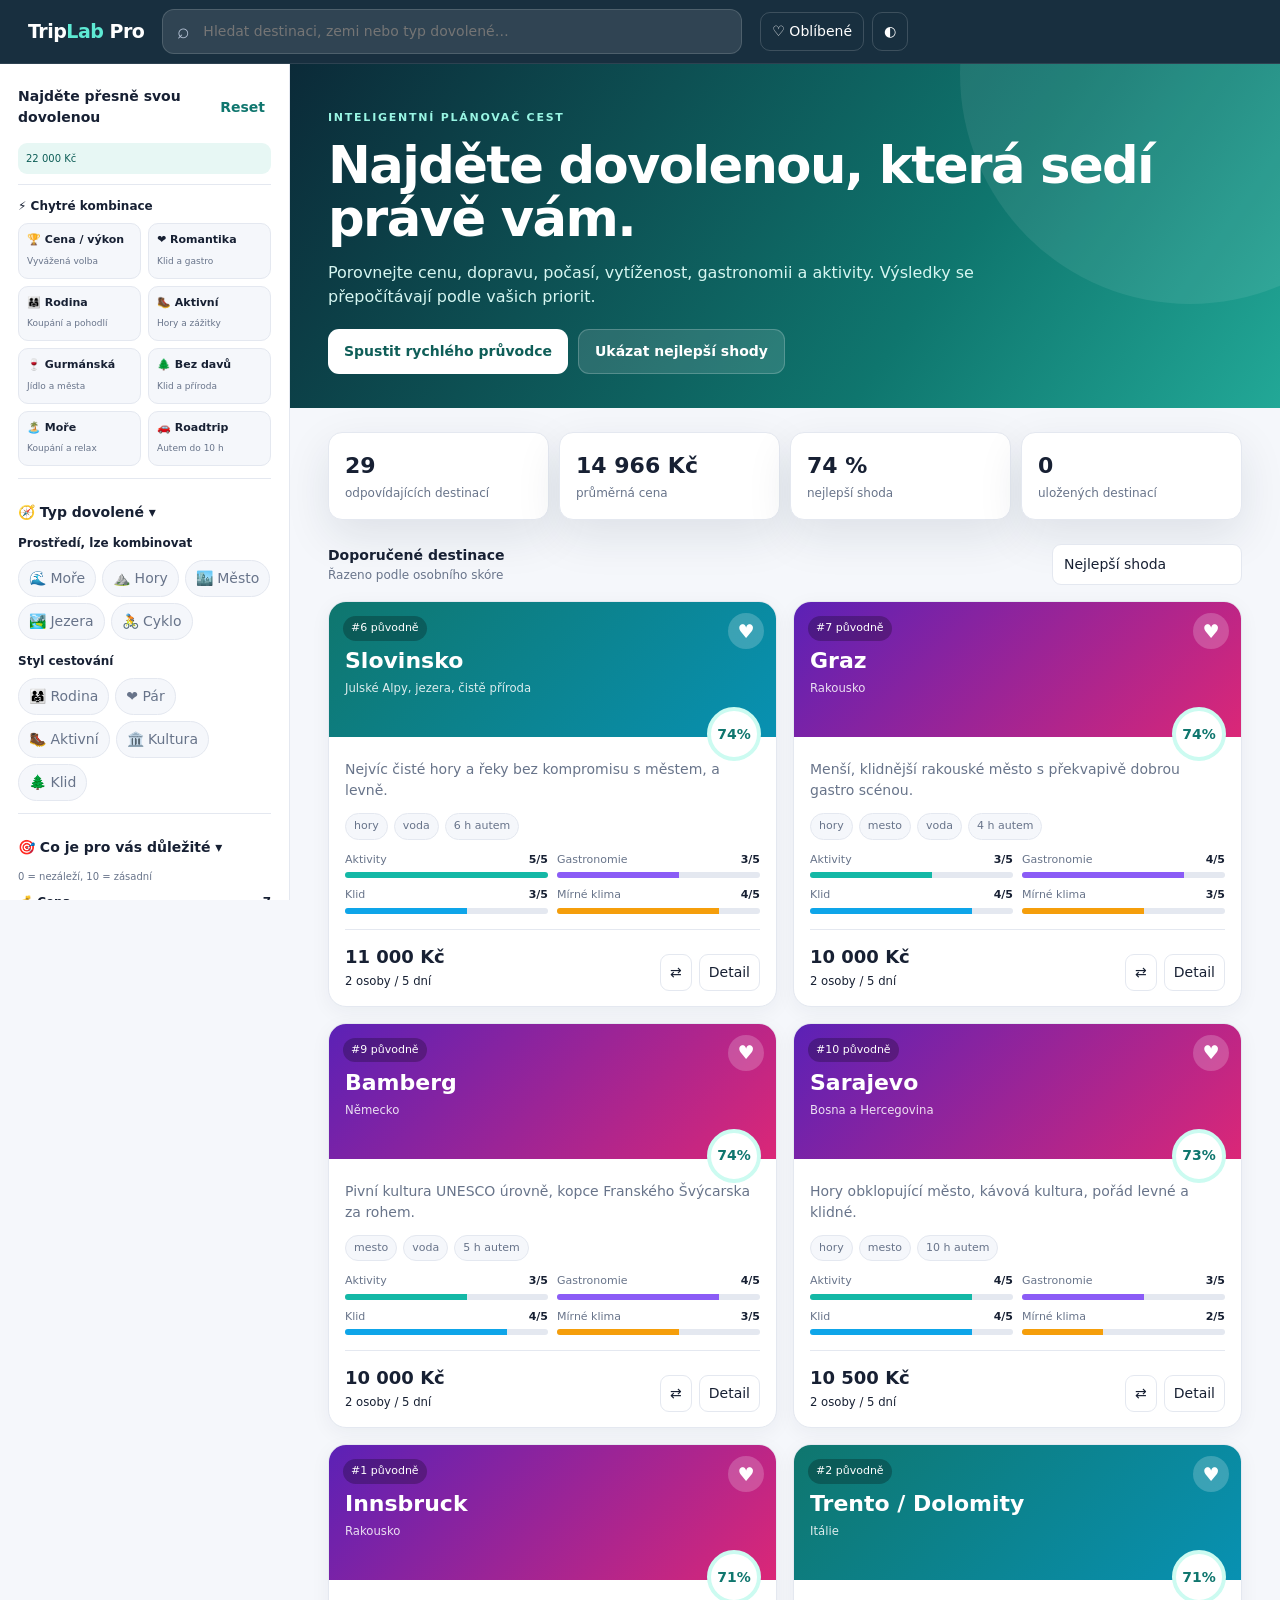
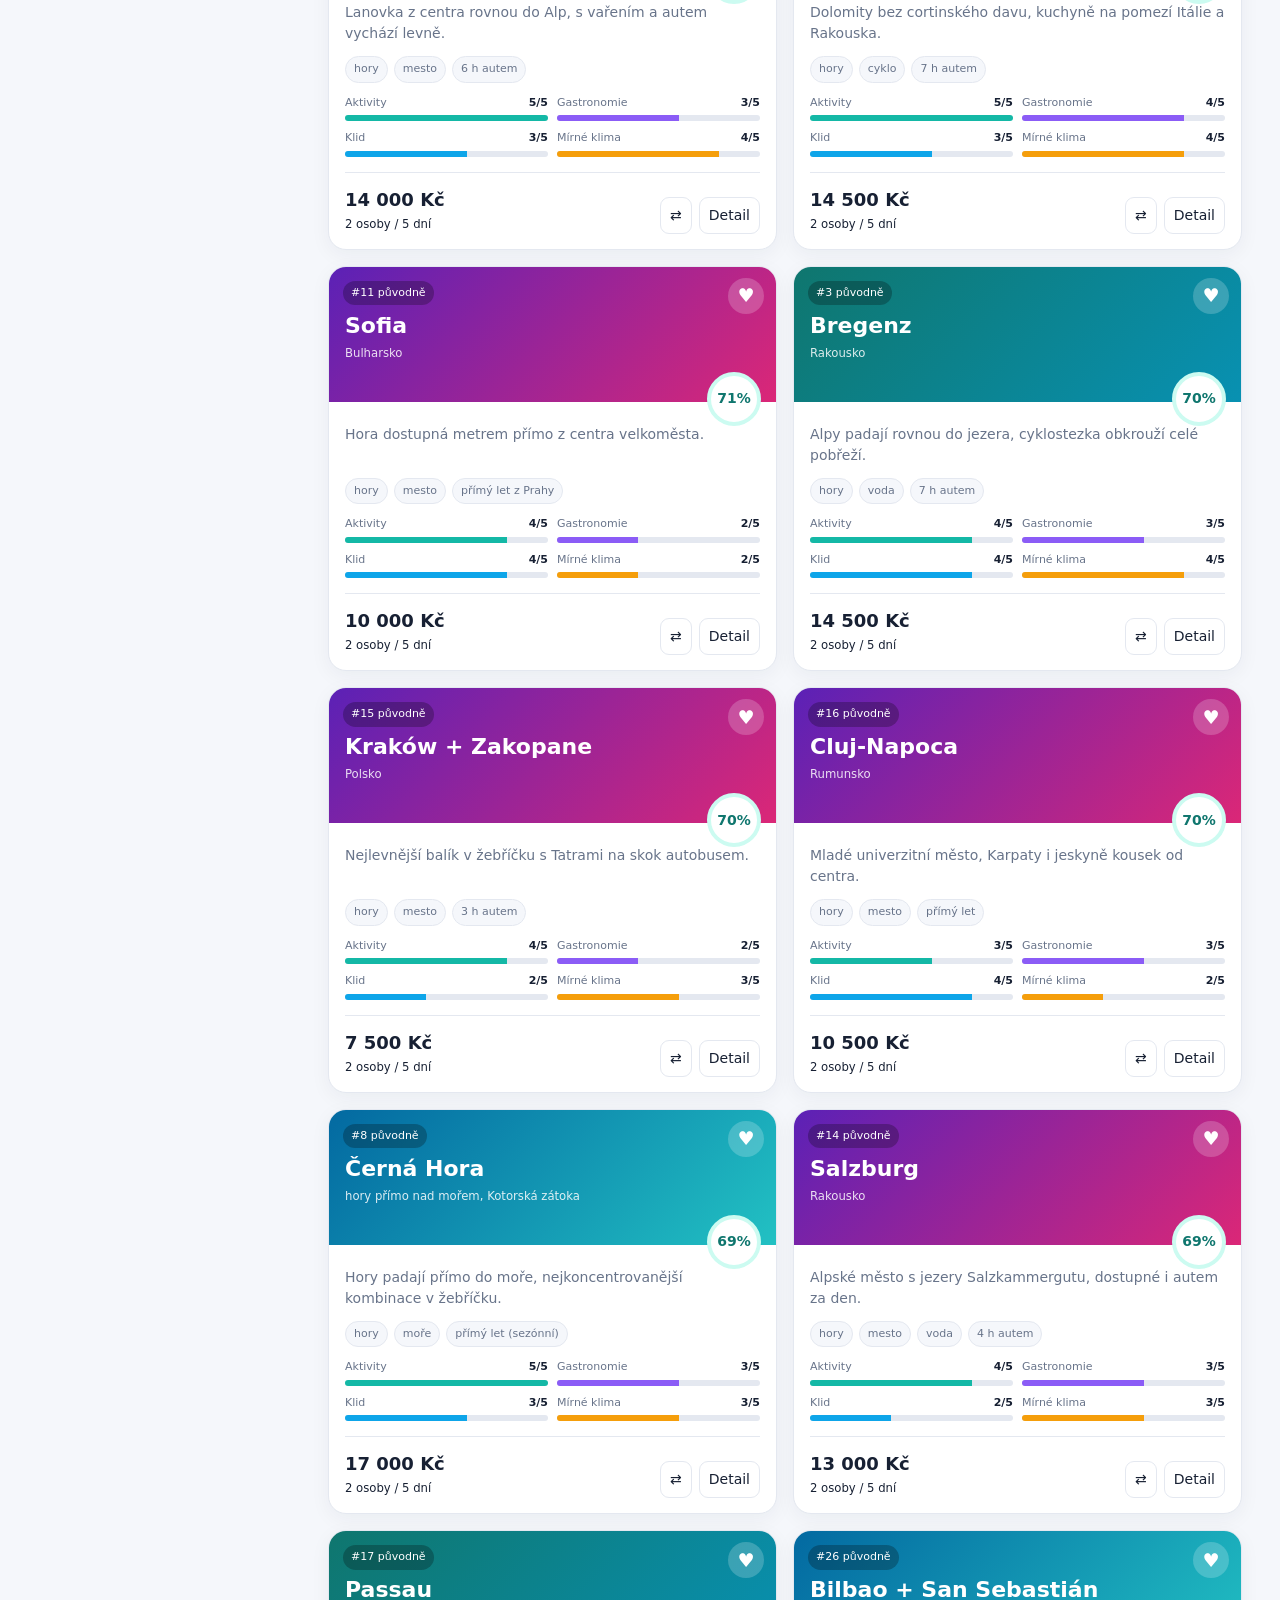
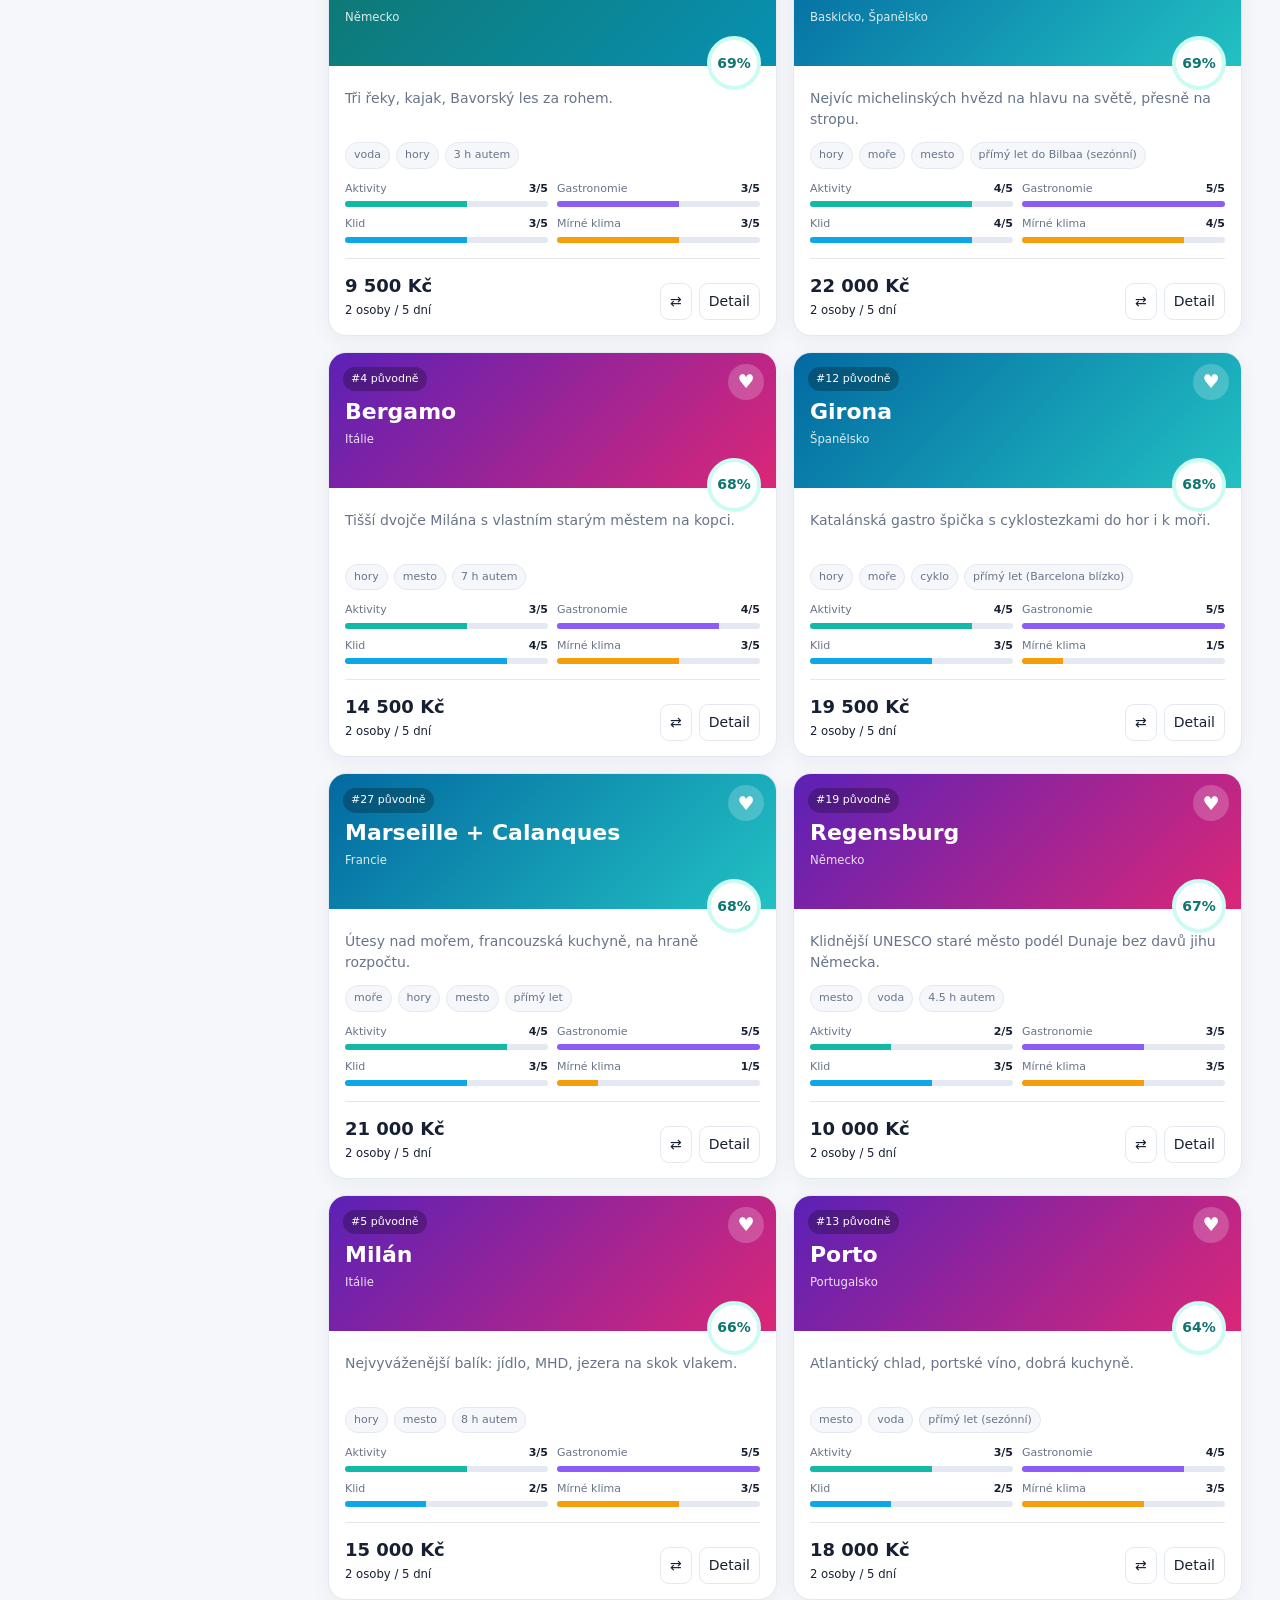
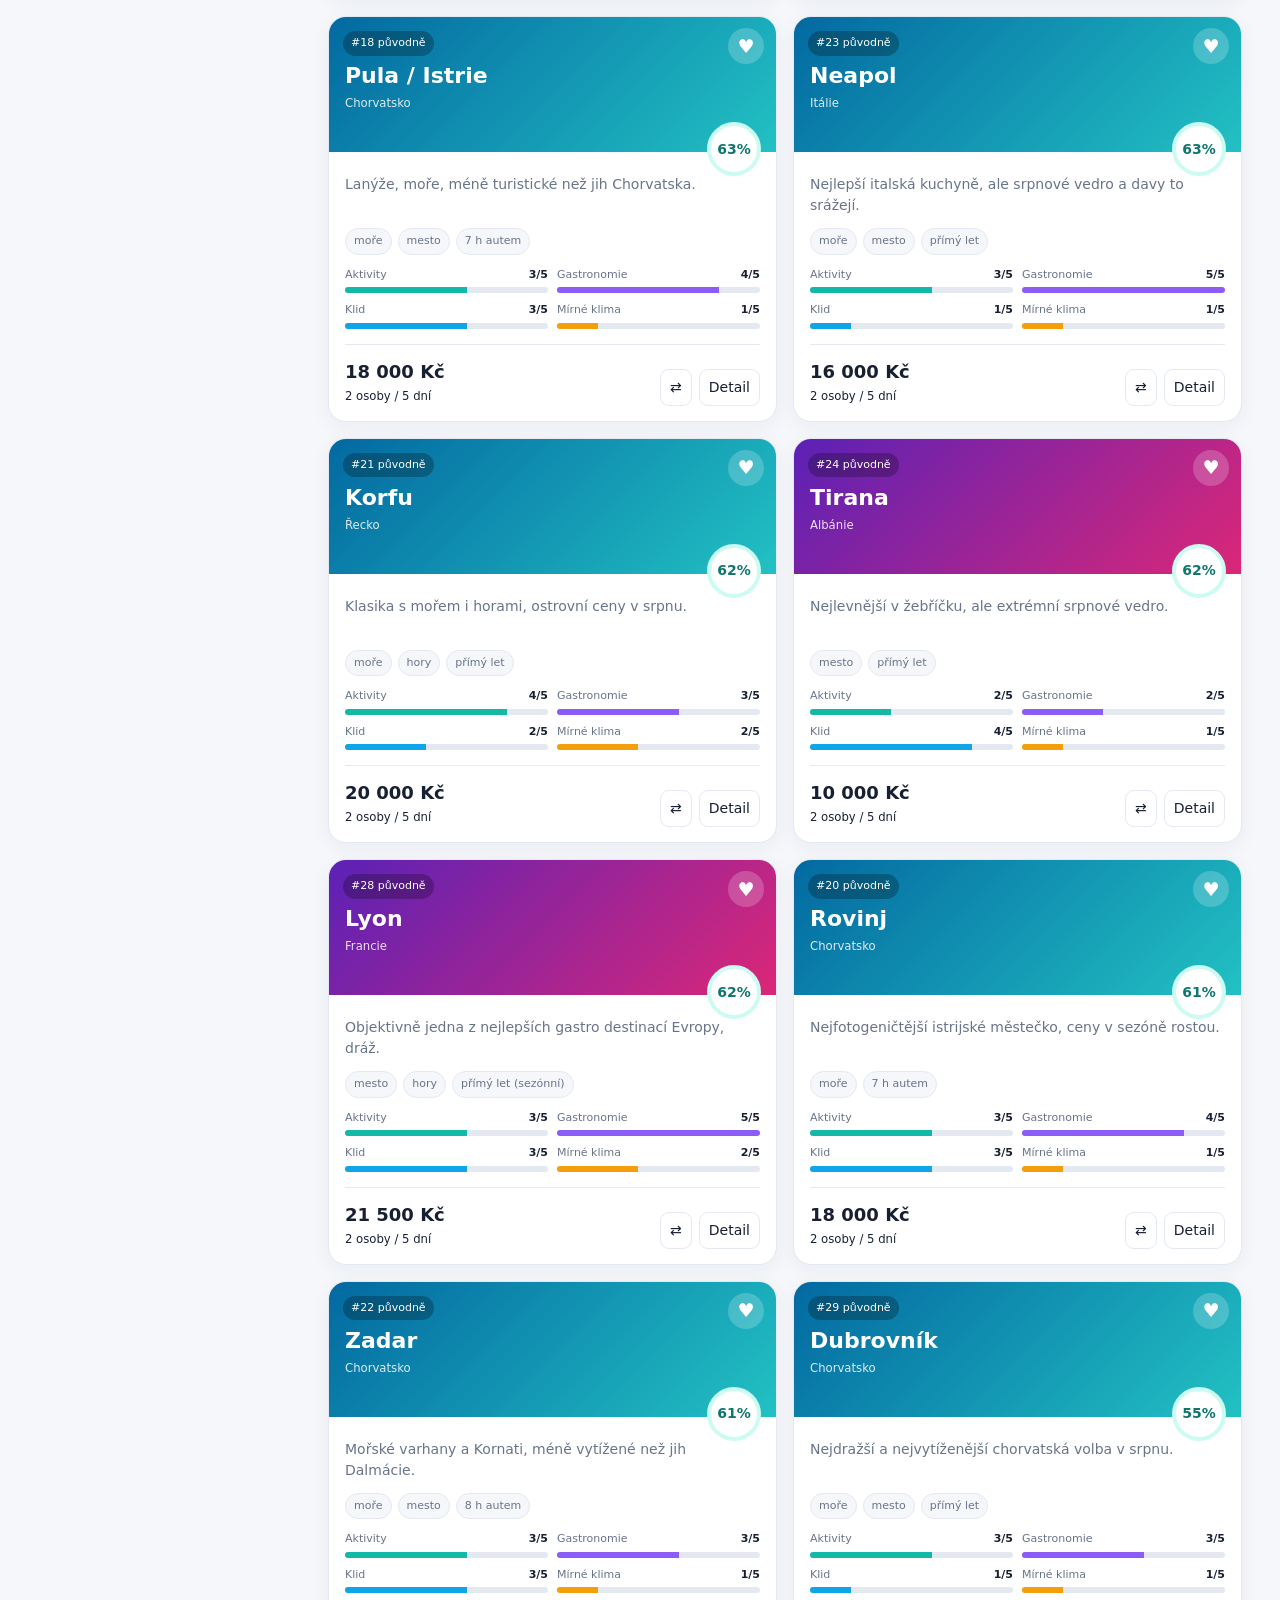
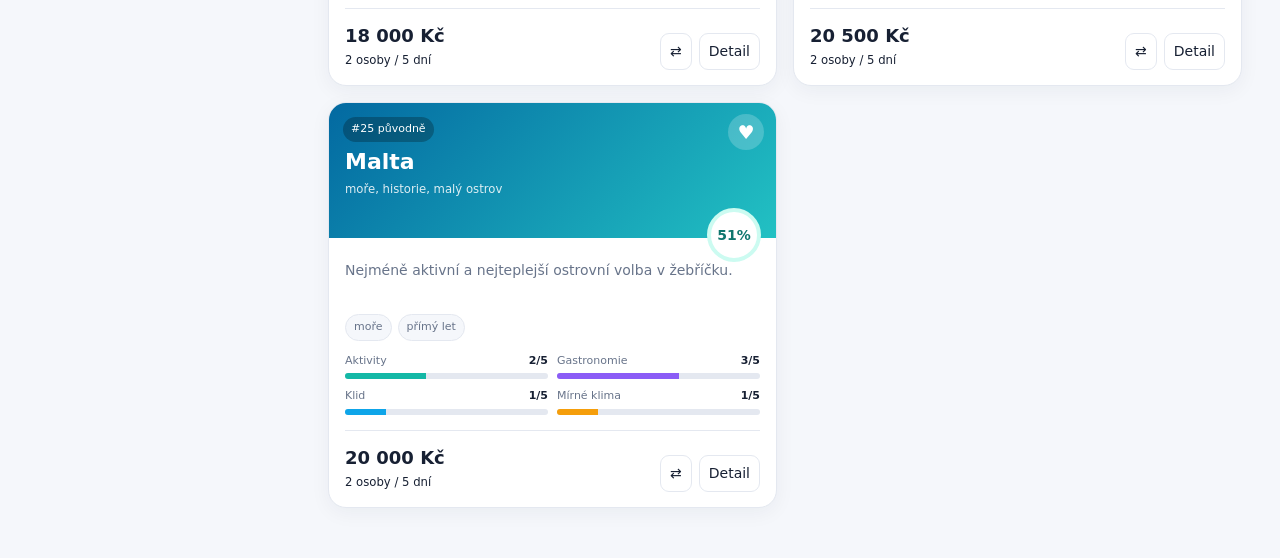
<file: index.html>
<!doctype html>
<html lang="cs"><head><meta charset="utf-8"><meta name="viewport" content="width=device-width,initial-scale=1">
<title>TripLab Pro | Inteligentní srovnávač dovolených</title>
<style>
:root{--bg:#f5f7fb;--card:#fff;--text:#172033;--muted:#68748a;--line:#e4e8f0;--brand:#0f766e;--brand2:#14b8a6;--accent:#f59e0b;--danger:#dc2626;--shadow:0 16px 45px rgba(20,35,60,.10)}
[data-theme=dark]{--bg:#0d1422;--card:#141e2f;--text:#edf3ff;--muted:#9eabc1;--line:#26344b;--brand:#2dd4bf;--brand2:#0f766e;--shadow:0 16px 45px rgba(0,0,0,.28)}
*{box-sizing:border-box}html{scroll-behavior:smooth}body{margin:0;font:14px/1.5 Inter,ui-sans-serif,system-ui,-apple-system,"Segoe UI",sans-serif;background:var(--bg);color:var(--text)}button,input,select{font:inherit}.app{min-height:100vh}.topbar{height:64px;position:sticky;top:0;z-index:50;display:flex;align-items:center;gap:18px;padding:0 28px;color:#fff;background:rgba(10,35,52,.94);backdrop-filter:blur(14px);border-bottom:1px solid rgba(255,255,255,.09)}.logo{font-weight:900;font-size:19px;letter-spacing:-.5px}.logo b{color:#5eead4}.topsearch{max-width:580px;flex:1;position:relative}.topsearch input{width:100%;padding:11px 16px 11px 40px;border:1px solid rgba(255,255,255,.15);border-radius:12px;background:rgba(255,255,255,.1);color:#fff;outline:none}.topsearch:before{content:'⌕';position:absolute;left:15px;top:7px;font-size:21px;color:#b7c4d7}.topactions{display:flex;gap:8px}.iconbtn{border:1px solid rgba(255,255,255,.16);background:transparent;color:inherit;border-radius:10px;padding:8px 11px;cursor:pointer}.layout{display:grid;grid-template-columns:290px minmax(0,1fr)}aside{position:sticky;top:64px;height:calc(100vh - 64px);overflow:auto;background:var(--card);border-right:1px solid var(--line);padding:22px 18px}.side-title{display:flex;justify-content:space-between;align-items:center;font-weight:800;margin-bottom:15px}.reset{border:0;background:none;color:var(--brand);cursor:pointer}.field{padding:14px 0;border-top:1px solid var(--line)}.field:first-of-type{border-top:0}.label{font-size:12px;font-weight:800;margin-bottom:8px;display:flex;justify-content:space-between}.range{width:100%;accent-color:var(--brand)}.seg{display:flex;flex-wrap:wrap;gap:7px}.chip{border:1px solid var(--line);background:var(--bg);color:var(--muted);padding:7px 10px;border-radius:999px;cursor:pointer}.chip.on{background:var(--brand);border-color:var(--brand);color:white}.check{display:flex;gap:9px;margin:8px 0;color:var(--muted)}.check input{accent-color:var(--brand)}main{min-width:0}.hero{padding:46px 38px 34px;background:linear-gradient(125deg,#0b2a38,#0f766e 65%,#22a897);color:#fff;position:relative;overflow:hidden}.hero:after{content:'';position:absolute;width:460px;height:460px;border-radius:50%;right:-140px;top:-220px;background:rgba(255,255,255,.08)}.eyebrow{text-transform:uppercase;letter-spacing:.16em;font-size:11px;color:#99f6e4;font-weight:800}.hero h1{font-size:clamp(30px,4vw,52px);line-height:1.04;margin:12px 0;max-width:850px;letter-spacing:-1.6px}.hero p{max-width:740px;color:#d6f6f1;font-size:16px}.hero-actions{display:flex;gap:10px;flex-wrap:wrap;margin-top:20px}.btn{border:0;border-radius:11px;padding:11px 16px;font-weight:800;cursor:pointer}.btn.primary{background:#fff;color:#0f5e58}.btn.secondary{background:rgba(255,255,255,.12);color:#fff;border:1px solid rgba(255,255,255,.2)}.stats{display:grid;grid-template-columns:repeat(4,1fr);gap:10px;margin:24px 38px 0}.stat{background:var(--card);border:1px solid var(--line);border-radius:14px;padding:16px;box-shadow:var(--shadow)}.stat strong{display:block;font-size:22px}.stat span{color:var(--muted);font-size:12px}.workspace{padding:24px 38px 50px}.toolbar{display:flex;gap:12px;align-items:center;justify-content:space-between;margin-bottom:16px}.views{display:flex;gap:5px}.views button,.sort{border:1px solid var(--line);background:var(--card);color:var(--text);padding:9px 11px;border-radius:9px}.sort{min-width:190px}.results{display:grid;grid-template-columns:repeat(auto-fill,minmax(305px,1fr));gap:16px}.card{background:var(--card);border:1px solid var(--line);border-radius:18px;overflow:hidden;box-shadow:0 5px 20px rgba(25,40,65,.05);transition:.2s}.card:hover{transform:translateY(-3px);box-shadow:var(--shadow)}.cover{height:135px;padding:16px;color:#fff;position:relative;background:linear-gradient(135deg,#0f766e,#0891b2)}.cover.sea{background:linear-gradient(135deg,#0369a1,#22c1c3)}.cover.city{background:linear-gradient(135deg,#5b21b6,#db2777)}.cover h3{font-size:22px;margin:26px 0 0}.cover small{opacity:.85}.rank{position:absolute;top:14px;left:14px;background:rgba(0,0,0,.25);padding:4px 8px;border-radius:999px;font-size:11px}.heart{position:absolute;right:12px;top:11px;border:0;background:rgba(255,255,255,.2);color:#fff;border-radius:50%;width:36px;height:36px;font-size:19px;cursor:pointer}.heart.on{background:#fff;color:#e11d48}.score{position:absolute;right:15px;bottom:-24px;width:54px;height:54px;border-radius:50%;display:grid;place-items:center;background:var(--card);color:var(--brand);font-weight:900;border:4px solid #ccfbf1}.body{padding:22px 16px 15px}.desc{min-height:42px;color:var(--muted)}.pills{display:flex;gap:6px;flex-wrap:wrap;margin:12px 0}.pill{background:var(--bg);border:1px solid var(--line);border-radius:999px;padding:4px 8px;font-size:11px;color:var(--muted)}.metrics{display:grid;grid-template-columns:1fr 1fr;gap:9px}.metric{font-size:11px;color:var(--muted)}.bar{height:6px;background:var(--line);border-radius:9px;margin-top:4px;overflow:hidden}.bar i{display:block;height:100%;background:var(--brand2)}.budget{display:flex;justify-content:space-between;align-items:end;margin-top:15px;padding-top:13px;border-top:1px solid var(--line)}.price{font-size:18px;font-weight:900}.price small{font-size:10px;color:var(--muted);font-weight:500}.card-actions{display:flex;gap:7px}.mini{border:1px solid var(--line);background:var(--card);color:var(--text);border-radius:9px;padding:7px 9px;cursor:pointer}.empty{grid-column:1/-1;text-align:center;padding:60px;color:var(--muted)}
.comparebar{position:fixed;bottom:18px;left:50%;transform:translateX(-50%);z-index:70;background:#102032;color:#fff;border-radius:15px;padding:11px 14px;box-shadow:var(--shadow);display:none;align-items:center;gap:12px}.comparebar.show{display:flex}.comparebar button{border:0;border-radius:8px;padding:8px 12px;font-weight:800;cursor:pointer}.modal{position:fixed;inset:0;background:rgba(4,12,24,.65);display:none;z-index:100;padding:24px;overflow:auto;backdrop-filter:blur(6px)}.modal.show{display:grid;place-items:center}.dialog{width:min(940px,100%);max-height:90vh;overflow:auto;background:var(--card);border-radius:20px;padding:24px;box-shadow:var(--shadow)}.close{float:right;border:0;background:var(--bg);color:var(--text);width:36px;height:36px;border-radius:50%;cursor:pointer}.dialog h2{font-size:28px;margin:4px 0}.why{background:#ecfdf5;color:#14532d;border-radius:12px;padding:14px;margin:14px 0}.comparetable{width:100%;border-collapse:collapse}.comparetable th,.comparetable td{text-align:left;padding:12px;border-bottom:1px solid var(--line)}.wizard-step{display:none}.wizard-step.on{display:block}.answers{display:grid;grid-template-columns:repeat(2,1fr);gap:10px}.answers button{background:var(--bg);border:2px solid var(--line);border-radius:13px;padding:18px;cursor:pointer;color:var(--text);font-weight:800}.answers button:hover{border-color:var(--brand)}
@media(max-width:900px){.layout{grid-template-columns:1fr}aside{display:none}.stats{grid-template-columns:1fr 1fr;margin:18px 18px 0}.workspace,.hero{padding-left:18px;padding-right:18px}.topbar{padding:0 14px}.topsearch{display:none}.results{grid-template-columns:1fr}.comparebar{width:calc(100% - 24px);justify-content:space-between}.hero h1{font-size:34px}}
.smart{border-top:1px solid var(--line);padding:12px 0}.smart h3{font-size:12px;margin:0 0 8px}.presetgrid{display:grid;grid-template-columns:1fr 1fr;gap:7px}.preset{border:1px solid var(--line);background:var(--bg);color:var(--text);border-radius:10px;padding:8px;text-align:left;cursor:pointer}.preset.on{background:#dff8f3;border-color:var(--brand)}.preset b{display:block;font-size:11px}.preset small{font-size:9px;color:var(--muted)}.multichips{display:flex;flex-wrap:wrap;gap:6px}.priority{margin:9px 0}.summary{background:#e7f7f4;color:#0f5f58;border-radius:9px;padding:8px;font-size:10px;margin:10px 0}.collapseBtn{width:100%;border:0;background:none;color:var(--text);font-weight:900;text-align:left;padding:11px 0;cursor:pointer}.collapseBody.hide{display:none}
/* Detail cestovní nabídky */
.dialog.offer{width:min(1160px,100%);max-height:92vh;padding:0;overflow-y:auto;overflow-x:hidden}.offerHero{padding:30px 28px;color:white;background:linear-gradient(125deg,#0b2a38,#0f766e);position:relative}.offerHero h2{font-size:38px;margin:8px 0 4px}.offerHero .close{position:sticky;top:12px;float:right;background:white;color:#172033;z-index:20}.offerBadge{display:inline-block;background:#ffffff1f;border:1px solid #ffffff38;border-radius:999px;padding:6px 9px;margin:3px}.offerBody{padding:20px}.offerNav{position:sticky;top:0;z-index:15;display:flex;gap:7px;overflow-x:auto;background:var(--card);padding:10px 0;border-bottom:1px solid var(--line)}.offerNav a{white-space:nowrap;text-decoration:none;color:var(--text);border:1px solid var(--line);border-radius:999px;padding:7px 10px}.offerGrid{display:grid;grid-template-columns:minmax(0,1.4fr) minmax(280px,.6fr);gap:16px}.offerBox{border:1px solid var(--line);border-radius:15px;padding:17px;margin:14px 0;scroll-margin-top:70px}.offerBox h3{margin:0 0 10px;font-size:19px}.lead{font-size:16px;color:var(--muted)}.highlightGrid,.experienceGrid,.serviceGrid{display:grid;grid-template-columns:1fr 1fr;gap:9px}.highlight,.experience,.service{background:var(--bg);border-radius:11px;padding:12px}.highlight b,.experience b,.service b{display:block;margin-bottom:4px}.highlight span,.experience span,.service span{color:var(--muted);font-size:12px}.dayplan{border-left:3px solid var(--brand);padding:0 0 18px 15px;margin-left:5px}.dayplan:last-child{padding-bottom:0}.dayplan b{display:block}.dayplan span{color:var(--muted)}.included{display:grid;grid-template-columns:1fr 1fr;gap:10px}.inc,.exc{border-radius:12px;padding:13px}.inc{background:#ecfdf5;color:#14532d}.exc{background:#fff7ed;color:#9a3412}.inc ul,.exc ul{padding-left:18px}.factrow{display:grid;grid-template-columns:1fr 1fr;gap:8px}.fact{border-bottom:1px solid var(--line);padding:8px 0}.fact span{display:block;color:var(--muted);font-size:11px}.pricePanel{background:linear-gradient(135deg,#0b2a38,#0f766e);color:#fff;border-radius:14px;padding:17px}.pricePanel strong{display:block;font-size:27px}.faq details{border-top:1px solid var(--line);padding:10px 0}.faq summary{cursor:pointer;font-weight:800}.notice{font-size:11px;color:var(--muted);background:var(--bg);border-radius:10px;padding:10px}.barrow{margin:8px 0;font-size:11px}.barrow i{display:block;height:7px;background:var(--line);border-radius:9px;overflow:hidden;margin-top:4px}.barrow i:after{content:'';display:block;height:100%;width:var(--v);background:var(--brand2)}
@media(max-width:820px){.offerGrid{grid-template-columns:1fr}.dialog.offer{width:100%;max-height:100dvh;border-radius:0}.highlightGrid,.experienceGrid,.serviceGrid{grid-template-columns:1fr 1fr}.offerHero h2{font-size:30px}}
@media(max-width:520px){.modal{padding:0}.offerBody{padding:12px}.offerHero{padding:20px 16px}.highlightGrid,.experienceGrid,.serviceGrid,.included,.factrow{grid-template-columns:1fr}.offerHero h2{font-size:27px}.offerBox{padding:13px}}

/* Mobile-first Safari layout. Destination content is unchanged. */
.mobileFilterTop,.mobileDrawerHead,.mobileBackdrop,.mobileDock{display:none}
html{-webkit-text-size-adjust:100%;text-size-adjust:100%}body{padding-bottom:0}button,input,select{-webkit-appearance:none;appearance:none}.range{-webkit-appearance:auto;appearance:auto}button,.chip,.preset,.mini,.iconbtn{touch-action:manipulation;-webkit-tap-highlight-color:transparent}.mobileDrawerHead{position:sticky;top:0;z-index:4;align-items:center;justify-content:space-between;background:var(--card);padding:14px 16px;border-bottom:1px solid var(--line);margin:-22px -18px 12px}.mobileDrawerHead button{width:44px;height:44px;border:0;border-radius:50%;background:var(--bg);color:var(--text);font-size:26px}.mobileDock{padding-bottom:env(safe-area-inset-bottom,0px)}
@supports(height:100dvh){.modal,.dialog.offer{max-height:100dvh}}
@media(max-width:900px){
 body{padding-bottom:calc(76px + env(safe-area-inset-bottom,0px))}.mobileFilterTop{display:inline-flex;align-items:center}.layout>aside{display:block;position:fixed;z-index:210;left:0;top:0;bottom:0;width:min(92vw,390px);height:100vh;height:100dvh;max-height:-webkit-fill-available;transform:translate3d(-104%,0,0);transition:transform .24s ease;background:var(--card);overflow-y:auto;overflow-x:hidden;-webkit-overflow-scrolling:touch;overscroll-behavior:contain;padding:22px 18px calc(110px + env(safe-area-inset-bottom,0px));box-shadow:0 0 40px rgba(0,0,0,.28)}.layout>aside.mobileOpen{transform:translate3d(0,0,0)}.mobileDrawerHead{display:flex}.mobileBackdrop{display:block;position:fixed;z-index:200;inset:0;background:rgba(4,12,24,.62);opacity:0;visibility:hidden;transition:opacity .2s,visibility .2s}.mobileBackdrop.show{opacity:1;visibility:visible}.mobileDock{display:grid;grid-template-columns:1fr 1fr;gap:8px;position:fixed;z-index:180;left:0;right:0;bottom:0;background:rgba(255,255,255,.96);backdrop-filter:blur(16px);-webkit-backdrop-filter:blur(16px);border-top:1px solid var(--line);padding:9px 10px calc(9px + env(safe-area-inset-bottom,0px));box-shadow:0 -8px 25px rgba(20,35,60,.13)}[data-theme=dark] .mobileDock{background:rgba(20,30,47,.96)}.mobileDock button{min-height:50px;border:0;border-radius:12px;padding:7px 10px;font-weight:900}.mobileDock button:first-child{background:var(--brand);color:#fff}.mobileDock button:last-child{background:var(--bg);color:var(--text);border:1px solid var(--line)}.mobileDock span,.mobileDock small{display:block}.mobileDock small{font-size:10px;font-weight:600;opacity:.8;margin-top:2px}.topbar{min-height:64px;height:auto;gap:8px;padding:10px 12px;padding-top:max(10px,env(safe-area-inset-top,0px));flex-wrap:wrap}.topactions{margin-left:auto;gap:5px}.iconbtn{min-height:42px;padding:8px 10px}.hero{padding-top:32px}.stats{gap:8px;margin:14px 12px 0}.stat{padding:12px}.workspace{padding:18px 12px 36px}.toolbar{align-items:stretch;flex-direction:column}.views,.sort{width:100%}.sort{min-width:0;min-height:44px}.results{grid-template-columns:1fr}.presetgrid{display:flex;overflow-x:auto;gap:8px;margin:0 -2px;padding:2px 2px 9px;scroll-snap-type:x proximity;-webkit-overflow-scrolling:touch}.preset{min-width:145px;scroll-snap-align:start}.chip{min-height:40px;padding:9px 11px}.check{min-height:42px;align-items:center}.check input{width:20px;height:20px}.range{height:32px}.collapseBtn{min-height:48px}.summary{font-size:11px;line-height:1.4}.comparebar{bottom:calc(76px + env(safe-area-inset-bottom,0px));width:calc(100% - 20px);max-width:470px;flex-wrap:wrap}.comparebar span{width:100%}.modal{padding:0;display:none;overflow-y:auto;-webkit-overflow-scrolling:touch;overscroll-behavior:contain}.modal.show{display:block}.dialog,.dialog.offer{width:100%;min-height:100vh;min-height:100dvh;max-height:none;border-radius:0;margin:0;overflow:visible}.offerHero{padding-top:max(22px,env(safe-area-inset-top,0px))}.offerHero .close{position:sticky;top:max(8px,env(safe-area-inset-top,0px));width:46px;height:46px;font-size:25px}.offerBody{padding-bottom:calc(24px + env(safe-area-inset-bottom,0px))}.offerNav{top:0;overflow-x:auto;flex-wrap:nowrap;-webkit-overflow-scrolling:touch;scrollbar-width:none}.offerNav::-webkit-scrollbar{display:none}.offerNav a{flex:0 0 auto}.offerGrid{grid-template-columns:1fr}.offerGrid>aside{display:block!important;position:static!important;width:auto!important;height:auto!important;overflow:visible!important;transform:none!important;box-shadow:none!important;padding:0!important}.pricePanel{margin-top:14px}
}
@media(max-width:560px){.topsearch{display:block;order:3;flex:0 0 100%;max-width:none}.topsearch input{min-height:44px}.logo{font-size:17px}.topactions .iconbtn{font-size:11px}.hero h1{font-size:31px}.hero p{font-size:14px}.stats{grid-template-columns:1fr 1fr}.stat strong{font-size:19px}.budget{gap:10px;flex-wrap:wrap}.card-actions{margin-left:auto}.highlightGrid,.experienceGrid,.serviceGrid,.included,.factrow{grid-template-columns:1fr}.offerBadge{font-size:11px}.offerHero h2{font-size:28px}.offerBody{padding:12px}.offerBox{padding:13px}.answers{grid-template-columns:1fr}}
@media(max-width:380px){.stats{grid-template-columns:1fr}.topactions{width:100%;display:grid;grid-template-columns:1fr 1fr 44px}.topactions .iconbtn{width:100%}.metrics{grid-template-columns:1fr}.budget{display:block}.card-actions{margin-top:10px}.card-actions .mini{flex:1}}
@media(prefers-reduced-motion:reduce){.layout>aside,.mobileBackdrop{transition:none}}
</style></head><body><div class="app">
<header class="topbar"><div class="logo">Trip<b>Lab</b> Pro</div><div class="topsearch"><input id="search" placeholder="Hledat destinaci, zemi nebo typ dovolené…"></div><div class="topactions"><button class="iconbtn mobileFilterTop" id="mobileFilterTop" aria-controls="mobileFiltersPanel" aria-expanded="false">☰ Filtry</button><button class="iconbtn" id="favOnly">♡ Oblíbené</button><button class="iconbtn" id="theme">◐</button></div></header>
<div class="layout"><aside id="mobileFiltersPanel" aria-label="Filtry dovolené"><div class="mobileDrawerHead"><b>Filtry a preference</b><button type="button" id="closeMobileFilters" aria-label="Zavřít filtry">×</button></div><div class="side-title">Najděte přesně svou dovolenou <button class="reset" id="reset">Reset</button></div><div class="summary" id="filterSummary">Výchozí doporučení · rozpočet 22 000 Kč</div>
<div class="smart"><h3>⚡ Chytré kombinace</h3><div class="presetgrid" id="presets"><button class="preset" data-p="value"><b>🏆 Cena / výkon</b><small>Vyvážená volba</small></button><button class="preset" data-p="romance"><b>❤️ Romantika</b><small>Klid a gastro</small></button><button class="preset" data-p="family"><b>👨‍👩‍👧 Rodina</b><small>Koupání a pohodlí</small></button><button class="preset" data-p="active"><b>🥾 Aktivní</b><small>Hory a zážitky</small></button><button class="preset" data-p="food"><b>🍷 Gurmánská</b><small>Jídlo a města</small></button><button class="preset" data-p="quiet"><b>🌲 Bez davů</b><small>Klid a příroda</small></button><button class="preset" data-p="sea"><b>🏝️ Moře</b><small>Koupání a relax</small></button><button class="preset" data-p="road"><b>🚗 Roadtrip</b><small>Autem do 10 h</small></button></div></div>
<div class="smart"><button class="collapseBtn" data-c="typePanel">🧭 Typ dovolené ▾</button><div class="collapseBody" id="typePanel"><div class="label"><span>Prostředí, lze kombinovat</span></div><div class="multichips" id="multiTags"><button class="chip" data-v="moře">🌊 Moře</button><button class="chip" data-v="hory">⛰️ Hory</button><button class="chip" data-v="mesto">🏙️ Město</button><button class="chip" data-v="voda">🏞️ Jezera</button><button class="chip" data-v="cyklo">🚴 Cyklo</button></div><div class="label" style="margin-top:12px"><span>Styl cestování</span></div><div class="multichips" id="profiles"><button class="chip" data-v="family">👨‍👩‍👧 Rodina</button><button class="chip" data-v="romance">❤️ Pár</button><button class="chip" data-v="active">🥾 Aktivní</button><button class="chip" data-v="culture">🏛️ Kultura</button><button class="chip" data-v="quiet">🌲 Klid</button></div></div></div>
<div class="smart"><button class="collapseBtn" data-c="priorityPanel">🎯 Co je pro vás důležité ▾</button><div class="collapseBody" id="priorityPanel"><div style="font-size:10px;color:var(--muted)">0 = nezáleží, 10 = zásadní</div><div id="weights"></div></div></div>
<div class="smart"><button class="collapseBtn" data-c="limitsPanel">🔧 Praktická omezení ▾</button><div class="collapseBody" id="limitsPanel"><div class="label"><span>Rozpočet pro 2 osoby</span><b id="budgetOut">22 000 Kč</b></div><input class="range" id="budget" type="range" min="7000" max="40000" step="500" value="22000"><label class="check"><input type="checkbox" id="direct"> Pouze přímý let</label><label class="check"><input type="checkbox" id="car"> Autem do 10 hodin</label><label class="check"><input type="checkbox" id="cool"> Mírnější počasí</label><div class="label"><span>Maximum turistů</span><b id="crowdOut">5/5</b></div><input class="range" id="maxCrowd" type="range" min="1" max="5" value="5"></div></div></aside><div class="mobileBackdrop" id="mobileBackdrop"></div><main><section class="hero"><div class="eyebrow">Inteligentní plánovač cest</div><h1>Najděte dovolenou, která sedí právě vám.</h1><p>Porovnejte cenu, dopravu, počasí, vytíženost, gastronomii a aktivity. Výsledky se přepočítávají podle vašich priorit.</p><div class="hero-actions"><button class="btn primary" id="wizardBtn">Spustit rychlého průvodce</button><button class="btn secondary" id="topBtn">Ukázat nejlepší shody</button></div></section>
<section class="stats"><div class="stat"><strong id="resultCount">31</strong><span>odpovídajících destinací</span></div><div class="stat"><strong id="avgPrice">–</strong><span>průměrná cena</span></div><div class="stat"><strong id="bestMatch">–</strong><span>nejlepší shoda</span></div><div class="stat"><strong id="savedCount">0</strong><span>uložených destinací</span></div></section>
<section class="workspace"><div class="toolbar"><div><b id="heading">Doporučené destinace</b><div style="font-size:12px;color:var(--muted)" id="subheading">Řazeno podle osobního skóre</div></div><div class="views"><select class="sort" id="sort"><option value="score">Nejlepší shoda</option><option value="price">Nejnižší cena</option><option value="activity">Nejvíce aktivit</option><option value="gastro">Nejlepší gastronomie</option><option value="quiet">Nejméně turistů</option></select></div></div><div class="results" id="results"></div></section></main></div></div>
<div class="comparebar" id="comparebar"><span id="compareText">Vybráno k porovnání: 0/3</span><button id="compareNow">Porovnat</button><button id="clearCompare">Zrušit</button></div>
<div class="mobileDock" id="mobileDock"><button id="dockFilter"><span>⚙️ Filtry</span><small id="activeFilterCount">Bez omezení</small></button><button id="dockResults"><span>✓ Výsledky</span><small id="dockResultCount">0 destinací</small></button></div><div class="modal" id="modal"><div class="dialog" id="dialog"></div></div>
<script>const data = [
{rank:1,name:"Innsbruck",country:"Rakousko",sub:"Alpy přímo ve městě",aktivita:5,teplo:2,davy:3,gastro:3,mhd:"Skvělá",drive:6,flight:"no",flightText:"bez přímého letu",transport:"auto ~2 800 Kč (benzín+dálniční)",budgetSubtotal:11350,budget:14000,fit:"ok",tags:["hory","mesto"],verdict:"v-top",verdictText:"TOP · aktivita, MHD, dostupné autem",desc:"Lanovka z centra rovnou do Alp, s vařením a autem vychází levně.",tips:["Lanovka Nordkette přímo z centra na hřeben Alp","Kolo podél řeky Inn do vesnice Hall in Tirol","Alpská zoo s výhledem na město","Treking v údolí Stubaital, ledovec i v srpnu"]},
{rank:2,name:"Trento / Dolomity",country:"Itálie",sub:"Dolomity bez cortinského davu",aktivita:5,teplo:2,davy:3,gastro:4,mhd:"Průměrná",drive:7,flight:"no",flightText:"bez přímého letu",transport:"auto ~3 200 Kč (benzín+dálniční)",budgetSubtotal:11350,budget:14500,fit:"ok",tags:["hory","cyklo"],verdict:"v-top",verdictText:"hory, jídlo, auto do 10 h",desc:"Dolomity bez cortinského davu, kuchyně na pomezí Itálie a Rakouska.",tips:["Lanovka na Monte Bondone přímo z Trenta, procházka po hřebeni","Vlak do Bolzana, ochutnávka jihotyrolských vín a speck","Treking v Brenta Dolomites nebo kolem jezera Lago di Molveno","Aperitivo na Piazza Duomo místo turistické večeře"]},
{rank:3,name:"Bregenz",country:"Rakousko",sub:"Alpy padají rovnou do Bodenského jezera",aktivita:4,teplo:2,davy:2,gastro:3,mhd:"Dobrá",drive:7,flight:"no",flightText:"bez přímého letu",transport:"auto ~3 200 Kč (benzín+dálniční)",budgetSubtotal:11350,budget:14500,fit:"ok",tags:["hory","voda"],verdict:"v-top",verdictText:"jezero + hory, auto do 10 h",desc:"Alpy padají rovnou do jezera, cyklostezka obkrouží celé pobřeží.",tips:["Lanovka Pfänder nad jezerem, výhled na tři země naráz","Koupání a paddleboarding přímo v jezeře pod městem","Kolo po cyklostezce kolem celého Bodenského jezera","Výlet do údolí Bregenzerwald za sýrem a horskými loukami"]},
{rank:4,name:"Bergamo",country:"Itálie",sub:"tišší dvojče Milána, vlastní staré město",aktivita:3,teplo:3,davy:2,gastro:4,mhd:"Dobrá",drive:7,flight:"yes",flightText:"přímý let (letiště Bergamo)",transport:"auto ~3 200 Kč (nebo let ~4 500 Kč)",budgetSubtotal:11350,budget:14500,fit:"ok",tags:["hory","mesto"],verdict:"v-top",verdictText:"tišší alternativa Milána",desc:"Tišší dvojče Milána s vlastním starým městem na kopci.",tips:["Funicular do Città Alta, procházka po benátských hradbách","Vlak na jezero Iseo, výrazně méně turistické než Como","Kolo podél řeky Serio nebo výlet do Val Seriana","Aperitivo na Piazza Vecchia, mimo hlavní turistický proud"]},
{rank:5,name:"Milán",country:"Itálie",sub:"+ Como a Bergamo, město i jezera v jednom",aktivita:3,teplo:3,davy:4,gastro:5,mhd:"Skvělá",drive:8,flight:"yes",flightText:"přímý let",transport:"auto ~3 600 Kč (nebo let ~4 500 Kč)",budgetSubtotal:11350,budget:15000,fit:"ok",tags:["hory","mesto"],verdict:"v-top",verdictText:"nejvyváženější balík",desc:"Nejvyváženější balík: jídlo, MHD, jezera na skok vlakem.",tips:["Vlak na jezero Como nebo Lago di Garda, procházka po promenádě","Navigli district večer, kanály s lokálním street foodem","Výlet do Bergama nebo Monzy (park + okruh F1)","Den v galerii Brera, klidnější než centrum"]},
{rank:6,name:"Slovinsko",country:"",sub:"Julské Alpy, jezera, čistě příroda",aktivita:5,teplo:2,davy:3,gastro:3,mhd:"Slabá bez auta",drive:6,flight:"no",flightText:"bez přímého letu",transport:"auto ~2 700 Kč (benzín+dálniční)",budgetSubtotal:8150,budget:11000,fit:"ok",tags:["hory","voda"],verdict:"v-top",verdictText:"nejvíc čisté hory, levné",desc:"Nejvíc čisté hory a řeky bez kompromisu s městem, a levně.",tips:["Treking kolem jezera Bohinj, výrazně méně lidí než u Bledu","Rafting nebo koupání v řece Soči, tyrkysová voda","Vintgar Gorge, dřevěné lávky přímo nad řekou","Výlet do Lublaně na řemeslné pivo a farmářský trh"]},
{rank:7,name:"Graz",country:"Rakousko",sub:"menší rakouské město s gastro scénou",aktivita:3,teplo:3,davy:2,gastro:4,mhd:"Dobrá",drive:4,flight:"no",flightText:"bez přímého letu (nebo přes Vídeň)",transport:"auto ~1 900 Kč (benzín+dálniční)",budgetSubtotal:8150,budget:10000,fit:"ok",tags:["hory","mesto","voda"],verdict:"v-good",verdictText:"klidné, dobré jídlo, blízko",desc:"Menší, klidnější rakouské město s překvapivě dobrou gastro scénou.",tips:["Výstup na Schlossberg, výhled na město zdarma","Kajak nebo paddleboard na řece Muře přímo ve městě","Kaiser-Josef-Markt, farmářský trh s lokálními specialitami","Výlet vlakem do vinařské oblasti Südsteiermark"]},
{rank:8,name:"Černá Hora",country:"",sub:"hory přímo nad mořem, Kotorská zátoka",aktivita:5,teplo:3,davy:3,gastro:3,mhd:"Slabá bez auta",drive:null,flight:"yes",flightText:"přímý let (sezónní)",transport:"let ~5 500 Kč (2 osoby, střední cena)",budgetSubtotal:11350,budget:17000,fit:"ok",tags:["hory","moře"],verdict:"v-good",verdictText:"hory + moře v jednom",desc:"Hory padají přímo do moře, nejkoncentrovanější kombinace v žebříčku.",tips:["Treking na pevnost nad Kotorem, výhled na celou zátoku","Turistika v národním parku Lovćen","Koupání pod horami, kajak přímo v Kotorské zátoce","Výlet do kaňonu Tara, druhého nejhlubšího na světě"]},
{rank:9,name:"Bamberg",country:"Německo",sub:"pivní UNESCO město, kopce za rohem",aktivita:3,teplo:3,davy:2,gastro:4,mhd:"Průměrná",drive:5,flight:"no",flightText:"bez přímého letu",transport:"auto ~2 100 Kč (benzín+dálniční)",budgetSubtotal:8150,budget:10000,fit:"ok",tags:["mesto","voda"],verdict:"v-good",verdictText:"pivní UNESCO, auto do 10 h",desc:"Pivní kultura UNESCO úrovně, kopce Franského Švýcarska za rohem.",tips:["Procházka mezi pivovary, ochutnávka kouřového Rauchbieru","Kolo podél řeky Regnitz do vesnice Bug","Výlet do Franského Švýcarska, skalní města a jeskyně","Večer v malé pivnici mimo hlavní náměstí"]},
{rank:10,name:"Sarajevo",country:"Bosna a Hercegovina",sub:"hory obklopující město, kávová kultura",aktivita:4,teplo:4,davy:2,gastro:3,mhd:"Průměrná",drive:10,flight:"partial",flightText:"let s přestupem",transport:"auto ~4 500 Kč (10 h) nebo let ~5 500 Kč",budgetSubtotal:6150,budget:10500,fit:"ok",tags:["hory","mesto"],verdict:"v-good",verdictText:"originální, levné, hory",desc:"Hory obklopující město, kávová kultura, pořád levné a klidné.",tips:["Lanovka na horu Trebević, bobová dráha z olympiády 1984","Procházka Baščaršijí, kávová kultura a řemeslné dílny","Treking v národním parku Bjelašnica nebo Igman","Výlet k prameni řeky Bosny, Vrelo Bosne"]},
{rank:11,name:"Sofia",country:"Bulharsko",sub:"hora Vitoša dostupná metrem z centra",aktivita:4,teplo:4,davy:2,gastro:2,mhd:"Dobrá (metro)",drive:null,flight:"yes",flightText:"přímý let z Prahy",transport:"let ~4 000 Kč (2 osoby, střední cena)",budgetSubtotal:6150,budget:10000,fit:"ok",tags:["hory","mesto"],verdict:"v-good",verdictText:"levné, hora metrem",desc:"Hora dostupná metrem přímo z centra velkoměsta.",tips:["Lanovka a stezky na Vitošu přímo z centra","Boyanský kostel, UNESCO památka pod horou","Kavárenská scéna kolem čtvrti Krasno Selo","Treking na Cherni Vrah, nejvyšší vrchol Vitoše"]},
{rank:12,name:"Girona",country:"Španělsko",sub:"kolo, Costa Brava, blízko Barceloně",aktivita:4,teplo:5,davy:3,gastro:5,mhd:"Průměrná",drive:null,flight:"yes",flightText:"přímý let (Barcelona blízko)",transport:"let ~5 000 Kč (2 osoby, střední cena)",budgetSubtotal:14650,budget:19500,fit:"ok",tags:["hory","moře","cyklo"],verdict:"v-hot",verdictText:"gastro špička, ale horko",desc:"Katalánská gastro špička s cyklostezkami do hor i k moři.",tips:["Procházka podél barevných domů řeky Onyar, klidnější ráno","Kolo po Via Verde, staré železniční trati do hor","Costa Brava kolem Begur, méně turistické zátoky","Farmářský trh v historickém centru"]},
{rank:13,name:"Porto",country:"Portugalsko",sub:"řeka Douro, kopce, portské",aktivita:3,teplo:3,davy:4,gastro:4,mhd:"Dobrá",drive:null,flight:"yes",flightText:"přímý let (sezónní)",transport:"let ~6 500 Kč (2 osoby, střední cena)",budgetSubtotal:11350,budget:18000,fit:"ok",tags:["mesto","voda"],verdict:"v-good",verdictText:"dobré jídlo, atlantický chlad",desc:"Atlantický chlad, portské víno, dobrá kuchyně.",tips:["Vlak podél řeky Douro do vinařských teras","Přívoz do Vila Nova de Gaia na ochutnávku portského","Pobřežní stezka podél oceánu na sever od centra","Livraria Lello brzy ráno, mimo turistickou špičku"]},
{rank:14,name:"Salzburg",country:"Rakousko",sub:"Alpy a jezera Salzkammergutu",aktivita:4,teplo:3,davy:4,gastro:3,mhd:"Dobrá",drive:4,flight:"no",flightText:"bez přímého letu",transport:"auto ~1 800 Kč (benzín+dálniční)",budgetSubtotal:11350,budget:13000,fit:"ok",tags:["hory","mesto","voda"],verdict:"v-good",verdictText:"Alpy i jezera, auto do 10 h",desc:"Alpské město s jezery Salzkammergutu, dostupné i autem za den.",tips:["Lanovka na Untersberg, výhled na celé Solnohradsko","Salzkammergut jezera Fuschlsee nebo Wolfgangsee, mimo Hallstatt","Zahrada Mirabell brzy ráno, bez davů","Kajak nebo koupání v řece Salzach"]},
{rank:15,name:"Kraków + Zakopane",country:"Polsko",sub:"město + Tatry hodinu autobusem",aktivita:4,teplo:3,davy:4,gastro:2,mhd:"Dobrá",drive:3,flight:"yes",flightText:"přímý let / krátká cesta autem",transport:"auto ~1 300 Kč (nebo let ~3 500 Kč)",budgetSubtotal:6150,budget:7500,fit:"ok",tags:["hory","mesto"],verdict:"v-good",verdictText:"nejlevnější balík",desc:"Nejlevnější balík v žebříčku s Tatrami na skok autobusem.",tips:["Treking v Tatrách, Morskie Oko brzy ráno kvůli davům","Kazimierz, bývalá židovská čtvrť s kavárnami","Kolo podél řeky Visly, klidnější než Staré Město","Termální lázně v Zakopaném po celodenním treku"]},
{rank:16,name:"Cluj-Napoca",country:"Rumunsko",sub:"mladé univerzitní město, Karpaty blízko",aktivita:3,teplo:4,davy:2,gastro:3,mhd:"Průměrná",drive:null,flight:"yes",flightText:"přímý let",transport:"let ~4 500 Kč (2 osoby, střední cena)",budgetSubtotal:6150,budget:10500,fit:"ok",tags:["hory","mesto"],verdict:"v-good",verdictText:"originální, Karpaty blízko",desc:"Mladé univerzitní město, Karpaty i jeskyně kousek od centra.",tips:["Treking v Apuseni horách, jeskyně a vodopády","Botanická zahrada, procházka podél řeky Someș","Kávová a craft beer scéna, mladé univerzitní město","Solný důl Turda, unikátní podzemní atrakce"]},
{rank:17,name:"Passau",country:"Německo",sub:"soutok tří řek, Bavorský les za rohem",aktivita:3,teplo:3,davy:3,gastro:3,mhd:"Průměrná",drive:3,flight:"no",flightText:"bez letu, jen auto/vlak",transport:"auto ~1 200 Kč (benzín+dálniční)",budgetSubtotal:8150,budget:9500,fit:"ok",tags:["voda","hory"],verdict:"v-good",verdictText:"tři řeky, nejblíž autem",desc:"Tři řeky, kajak, Bavorský les za rohem.",tips:["Kajak po soutoku tří řek — Dunaje, Innu a Ilzu","Kolo po cyklostezce podél Dunaje do Rakouska","Výhled na město z pevnosti Veste Oberhaus","Výlet do Bavorského lesa, národní park kousek od města"]},
{rank:18,name:"Pula / Istrie",country:"Chorvatsko",sub:"lanýže, moře, méně turistické Chorvatsko",aktivita:3,teplo:5,davy:3,gastro:4,mhd:"Průměrná",drive:7,flight:"yes",flightText:"přímý let / cesta autem",transport:"auto ~3 200 Kč (nebo let ~5 000 Kč)",budgetSubtotal:14650,budget:18000,fit:"ok",tags:["moře","mesto"],verdict:"v-hot",verdictText:"lanýže + moře, tepleji",desc:"Lanýže, moře, méně turistické než jih Chorvatska.",tips:["Národní park Brijuni nebo Kamenjak, treking a koupání","Ochutnávka lanýžů ve vnitrozemí (Motovun, Grožnjan)","Koupání v zátokách mimo hlavní pláže","Amfiteátr a večerní procházka starým městem"]},
{rank:19,name:"Regensburg",country:"Německo",sub:"klidnější UNESCO město podél Dunaje",aktivita:2,teplo:3,davy:3,gastro:3,mhd:"Průměrná",drive:4.5,flight:"no",flightText:"bez letu, jen auto/vlak",transport:"auto ~2 000 Kč (benzín+dálniční)",budgetSubtotal:8150,budget:10000,fit:"ok",tags:["mesto","voda"],verdict:"v-good",verdictText:"klidné UNESCO, auto do 10 h",desc:"Klidnější UNESCO staré město podél Dunaje bez davů jihu Německa.",tips:["Nejstarší kamenný most v Německu nad Dunajem","Kolo podél Dunaje k ostrovu Walhalla","Staré město UNESCO bez typických jižoněmeckých davů","Loď do kláštera Weltenburg přes soutěsku Dunaje"]},
{rank:20,name:"Rovinj",country:"Chorvatsko",sub:"nejfotogeničtější istrijské městečko",aktivita:3,teplo:5,davy:3,gastro:4,mhd:"Slabá",drive:7,flight:"partial",flightText:"let přes Pulu / cesta autem",transport:"auto ~3 200 Kč (benzín+dálniční)",budgetSubtotal:14650,budget:18000,fit:"ok",tags:["moře"],verdict:"v-hot",verdictText:"fotogenické, ale horko",desc:"Nejfotogeničtější istrijské městečko, ceny v sezóně rostou.",tips:["Poloostrov starého města za úsvitu, bez davů","Kajak podél pobřeží k ostrovům Červeného souostroví","Výlet do vnitrozemí za lanýžemi a vínem","Lim fjord na čerstvé ústřice a mušle"]},
{rank:21,name:"Korfu",country:"Řecko",sub:"moře + hory ostrova",aktivita:4,teplo:4,davy:4,gastro:3,mhd:"Slabá bez auta",drive:null,flight:"yes",flightText:"přímý let",transport:"let ~5 500 Kč (2 osoby, střední cena)",budgetSubtotal:14650,budget:20000,fit:"ok",tags:["moře","hory"],verdict:"v-hot",verdictText:"klasika, moře i hory",desc:"Klasika s mořem i horami, ostrovní ceny v srpnu.",tips:["Treking na horu Pantokrator, nejvyšší bod ostrova","Vesnice vnitrozemí, klidnější než pobřeží","Kajak podél severního pobřeží, tyrkysové zátoky","Olivové háje, ochutnávka oleje přímo od výrobců"]},
{rank:22,name:"Zadar",country:"Chorvatsko",sub:"mořské varhany, Kornati na skok",aktivita:3,teplo:5,davy:3,gastro:3,mhd:"Průměrná",drive:8,flight:"yes",flightText:"přímý let / cesta autem",transport:"auto ~3 600 Kč (nebo let ~5 000 Kč)",budgetSubtotal:14650,budget:18000,fit:"ok",tags:["moře","mesto"],verdict:"v-hot",verdictText:"mořské varhany, ale horko",desc:"Mořské varhany a Kornati, méně vytížené než jih Dalmácie.",tips:["Mořské varhany a pozorovač slunce, unikátní zvuková instalace","Loď do národního parku Kornati","Plitvická jezera jako celodenní výlet z města","Staré město bez davů typických pro jih Dalmácie"]},
{rank:23,name:"Neapol",country:"Itálie",sub:"+ Pompeje, Amalfi, Vesuv",aktivita:3,teplo:5,davy:5,gastro:5,mhd:"Průměrná",drive:null,flight:"yes",flightText:"přímý let",transport:"let ~4 500 Kč (2 osoby, střední cena)",budgetSubtotal:11350,budget:16000,fit:"ok",tags:["moře","mesto"],verdict:"v-hot",verdictText:"skvělé jídlo, vedro + davy",desc:"Nejlepší italská kuchyně, ale srpnové vedro a davy to srážejí.",tips:["Vlak Circumvesuviana na výstup na Vesuv","Amalfi na denní výlet, mimo hlavní zastávky","Pravá neapolská pizza mimo centrum, čtvrť Sanità","Ostrov Procida jako klidnější alternativa ke Capri"]},
{rank:24,name:"Tirana",country:"Albánie",sub:"nejlevnější, blízko Albánských Alp",aktivita:2,teplo:5,davy:2,gastro:2,mhd:"Slabá",drive:null,flight:"yes",flightText:"přímý let",transport:"let ~4 000 Kč (2 osoby, střední cena)",budgetSubtotal:6150,budget:10000,fit:"ok",tags:["mesto"],verdict:"v-caveat",verdictText:"nejlevnější, výheň",desc:"Nejlevnější v žebříčku, ale extrémní srpnové vedro.",tips:["Lanovka Dajti Ekspres na horu nad městem","Blloku district, bývalá komunistická čtvrť plná kaváren","Výlet k jezeru Bovilla v horách kousek od města","Bunk'Art, podzemní bunkr přeměněný na muzeum"]},
{rank:25,name:"Malta",country:"",sub:"moře, historie, malý ostrov",aktivita:2,teplo:5,davy:5,gastro:3,mhd:"Průměrná",drive:null,flight:"yes",flightText:"přímý let",transport:"let ~5 500 Kč (2 osoby, střední cena)",budgetSubtotal:14650,budget:20000,fit:"ok",tags:["moře"],verdict:"v-hot",verdictText:"nejvíc vedra z ostrovů",desc:"Nejméně aktivní a nejteplejší ostrovní volba v žebříčku.",tips:["Treking podél útesů Dingli Cliffs","Šnorchlování u Modré laguny na Cominu, brzy ráno","Mdina, tiché historické město mimo Vallettu","Loď kolem ostrova Gozo"]},
{rank:26,name:"Bilbao + San Sebastián",country:"Baskicko, Španělsko",sub:"zelené hory + Atlantik, baskická kuchyně",aktivita:4,teplo:2,davy:2,gastro:5,mhd:"Dobrá",drive:null,flight:"yes",flightText:"přímý let do Bilbaa (sezónní)",transport:"let ~7 500 Kč (2 osoby, střední cena)",budgetSubtotal:14650,budget:22000,fit:"tight",tags:["hory","moře","mesto"],verdict:"v-overbudget",verdictText:"nejlepší gastronomie, přesně na hraně",desc:"Nejvíc michelinských hvězd na hlavu na světě, přesně na stropu.",tips:["Pintxos crawl v San Sebastiánu, baskická gastro klasika","Výstup na horu Urgull nad zátokou La Concha","Guggenheimovo muzeum, procházka podél řeky Nervión","Vesnice Getaria u moře, treking v baskických horách"]},
{rank:27,name:"Marseille + Calanques",country:"Francie",sub:"útesy nad mořem, francouzská kuchyně",aktivita:4,teplo:5,davy:3,gastro:5,mhd:"Dobrá",drive:null,flight:"yes",flightText:"přímý let",transport:"let ~6 500 Kč (2 osoby, střední cena)",budgetSubtotal:14650,budget:21000,fit:"tight",tags:["moře","hory","mesto"],verdict:"v-overbudget",verdictText:"útesy + moře, na hraně",desc:"Útesy nad mořem, francouzská kuchyně, na hraně rozpočtu.",tips:["Treking nebo kajak v Calanques, útesy nad tyrkysovým mořem","Panier district, staré přístavní čtvrti bez front","Bouillabaisse a mořské plody na tržnici Vieux-Port","Loď na ostrov If nebo do Cassis"]},
{rank:28,name:"Lyon",country:"Francie",sub:"jedna z gastro špiček Evropy",aktivita:3,teplo:4,davy:3,gastro:5,mhd:"Dobrá",drive:null,flight:"yes",flightText:"přímý let (sezónní)",transport:"let ~7 000 Kč (2 osoby, střední cena)",budgetSubtotal:14650,budget:21500,fit:"tight",tags:["mesto","hory"],verdict:"v-overbudget",verdictText:"gastro špička, na hraně",desc:"Objektivně jedna z nejlepších gastro destinací Evropy, dráž.",tips:["Bouchon lyonnais, tradiční bistra s lokální kuchyní","Čtvrť Croix-Rousse, bývalá tkalcovská čtvrť s výhledy","Výlet do vinařské oblasti Beaujolais, kopce a vinice","Treking v Monts du Lyonnais nebo Parc du Pilat"]},
{rank:29,name:"Dubrovník",country:"Chorvatsko",sub:"hradby, ostrovy, pobřežní treky",aktivita:3,teplo:5,davy:5,gastro:3,mhd:"Slabá",drive:null,flight:"yes",flightText:"přímý let",transport:"let ~6 000 Kč (2 osoby, střední cena)",budgetSubtotal:14650,budget:20500,fit:"tight",tags:["moře","mesto"],verdict:"v-overbudget",verdictText:"horké, drahé, na hraně",desc:"Nejdražší a nejvytíženější chorvatská volba v srpnu.",tips:["Treking na horu Srđ lanovkou nebo pěšky","Ostrov Lokrum, klidnější alternativa k hradbám","Kajak podél hradeb za úsvitu, mimo špičku","Poloostrov Pelješac, víno a ústřice"]},
{rank:30,name:"Oslo",country:"Norsko",sub:"fjordy, pěší trasy přímo z města",aktivita:5,teplo:1,davy:3,gastro:4,mhd:"Skvělá",drive:null,flight:"partial",flightText:"let s přestupem",transport:"let ~9 000 Kč (2 osoby, s přestupem)",budgetSubtotal:24500,budget:33500,fit:"over",tags:["hory","mesto","voda"],verdict:"v-overbudget",verdictText:"skvělé, nad rozpočtem",desc:"Kvalitou na špici, ale norské ceny rozpočet neuživí.",tips:["Metro přímo do lesa Nordmarka, jezera a stezky","Kajak ve fjordu přímo z centra města","Čtvrť Grünerløkka, kavárny mimo centrum","Vlak do Holmenkollen, skokanský můstek s výhledem"]},
{rank:31,name:"Bergen",country:"Norsko",sub:"nejdramatičtější fjordy",aktivita:5,teplo:1,davy:4,gastro:3,mhd:"Dobrá",drive:null,flight:"no",flightText:"bez přímého letu",transport:"let ~10 000 Kč (2 osoby, bez přímého letu)",budgetSubtotal:24500,budget:34500,fit:"over",tags:["hory","mesto","voda"],verdict:"v-overbudget",verdictText:"nejdražší v žebříčku",desc:"Nejdramatičtější příroda, zároveň nejdražší destinace v žebříčku.",tips:["Lanovka Fløyen, treking na hřebeny nad městem","Rybí trh a norské mořské plody u přístavu","Loď po fjordu Nærøyfjord, UNESCO památka","Čtvrť Bryggen za úsvitu, bez turistických davů"]}
];
const $=s=>document.querySelector(s), $$=s=>[...document.querySelectorAll(s)]; const money=n=>n.toLocaleString('cs-CZ')+' Kč';
const state={budget:22000,tags:[],profiles:[],search:'',favOnly:false,direct:false,car:false,cool:false,maxCrowd:5,sort:'score',compare:[],favorites:JSON.parse(localStorage.getItem('triplab_favorites')||'[]'),weights:{price:7,activity:6,gastro:3,quiet:3,beach:2,nature:4,culture:2,family:0,romance:0},preset:null};
function score(d){let w=state.weights,s=55;s+=(1-Math.min(d.budget/state.budget,1.5))*18*w.price/7;s+=(d.aktivita-3)*3*w.activity/6;s+=(d.gastro-3)*3*w.gastro/5;s+=(3-d.davy)*3*w.quiet/5;s+=(d.tags.includes('moře')||d.tags.includes('voda')?2:-1)*w.beach/3;s+=(d.tags.includes('hory')||d.tags.includes('voda')?2:0)*w.nature/3;s+=(d.tags.includes('mesto')?2:0)*w.culture/3;if(state.cool)s+=(3-d.teplo)*5;for(let p of state.profiles){if(p==='active')s+=(d.aktivita-3)*5;if(p==='quiet')s+=(3-d.davy)*5;if(p==='romance')s+=(d.gastro-3)*3;if(p==='family')s+=(d.tags.includes('voda')||d.tags.includes('moře')?5:0);if(p==='culture')s+=(d.tags.includes('mesto')?5:0)}return Math.max(1,Math.min(99,Math.round(s)))}
function reasons(d){let r=[];if(d.budget<=state.budget)r.push('vejde se do vašeho rozpočtu');if(d.aktivita>=4)r.push('má velké množství aktivního programu');if(d.gastro>=4)r.push('nabízí nadprůměrnou gastronomii');if(d.davy<=2)r.push('patří ke klidnějším variantám');if(d.teplo<=2)r.push('má mírnější srpnové počasí');if(d.drive&&d.drive<=10)r.push('je dostupná autem do 10 hodin');return r.slice(0,3)}
function getList(){let a=data.filter(d=>d.budget<=state.budget&&d.davy<=state.maxCrowd);if(state.tags.length)a=a.filter(d=>state.tags.some(t=>d.tags.includes(t)));if(state.direct)a=a.filter(d=>d.flight==='yes');if(state.car)a=a.filter(d=>d.drive!==null&&d.drive<=10);if(state.search){let q=state.search.toLowerCase();a=a.filter(d=>(d.name+' '+d.country+' '+d.sub+' '+d.tags.join(' ')+' '+d.tips.join(' ')).toLowerCase().includes(q))}if(state.favOnly)a=a.filter(d=>state.favorites.includes(d.rank));a=a.map(d=>({...d,score:score(d)}));if(state.sort==='price')a.sort((x,y)=>x.budget-y.budget);else if(state.sort==='activity')a.sort((x,y)=>y.aktivita-x.aktivita);else if(state.sort==='gastro')a.sort((x,y)=>y.gastro-x.gastro);else if(state.sort==='quiet')a.sort((x,y)=>x.davy-y.davy);else a.sort((x,y)=>y.score-x.score);return a}
function metric(label,v,color='var(--brand2)'){return `<div class="metric">${label} <b style="float:right;color:var(--text)">${v}/5</b><div class="bar"><i style="width:${v*20}%;background:${color}"></i></div></div>`}
function render(){let a=getList();$('#results').innerHTML=a.length?a.map(d=>`<article class="card"><div class="cover ${d.tags.includes('moře')?'sea':d.tags.includes('mesto')?'city':''}"><span class="rank">#${d.rank} původně</span><button class="heart ${state.favorites.includes(d.rank)?'on':''}" onclick="fav(${d.rank})">♥</button><h3>${d.name}</h3><small>${d.country||d.sub}</small><div class="score">${d.score}%</div></div><div class="body"><div class="desc">${d.desc}</div><div class="pills">${d.tags.map(x=>`<span class="pill">${x}</span>`).join('')}<span class="pill">${d.drive?d.drive+' h autem':d.flightText}</span></div><div class="metrics">${metric('Aktivity',d.aktivita)}${metric('Gastronomie',d.gastro,'#8b5cf6')}${metric('Klid',6-d.davy,'#0ea5e9')}${metric('Mírné klima',6-d.teplo,'#f59e0b')}</div><div class="budget"><div><div class="price">${money(d.budget)}</div><small>2 osoby / 5 dní</small></div><div class="card-actions"><button class="mini" onclick="toggleCompare(${d.rank})">⇄</button><button class="mini" onclick="detail(${d.rank})">Detail</button></div></div></div></article>`).join(''):'<div class="empty"><h3>Žádná shoda</h3><p>Zvyšte rozpočet nebo uvolněte filtry.</p></div>';$('#resultCount').textContent=a.length;$('#avgPrice').textContent=a.length?money(Math.round(a.reduce((s,d)=>s+d.budget,0)/a.length)):'–';$('#bestMatch').textContent=a.length?a[0].score+' %':'–';$('#savedCount').textContent=state.favorites.length;$('#budgetOut').textContent=money(state.budget);$('#crowdOut').textContent=state.maxCrowd+'/5';updateFilterUI();localStorage.setItem('triplab_state',JSON.stringify({budget:state.budget,tag:state.tag,prefs:state.prefs,wPrice:state.wPrice,wAct:state.wAct}))}
window.fav=id=>{state.favorites=state.favorites.includes(id)?state.favorites.filter(x=>x!==id):[...state.favorites,id];localStorage.setItem('triplab_favorites',JSON.stringify(state.favorites));render()};
window.toggleCompare=id=>{state.compare=state.compare.includes(id)?state.compare.filter(x=>x!==id):state.compare.length<3?[...state.compare,id]:state.compare;$('#comparebar').classList.toggle('show',state.compare.length>0);$('#compareText').textContent=`Vybráno k porovnání: ${state.compare.length}/3`};

function offerData(d){let sea=d.tags.includes('moře'),mount=d.tags.includes('hory'),city=d.tags.includes('mesto'),water=d.tags.includes('voda');let pace=d.aktivita>=4?'aktivní':'vyvážené';let ideal=[];if(mount)ideal.push('milovníky hor a výletů');if(sea||water)ideal.push('zájemce o koupání a pobyt u vody');if(city)ideal.push('cestovatele, kteří chtějí památky a městský program');if(d.gastro>=4)ideal.push('milovníky gastronomie');if(d.davy<=2)ideal.push('hosty hledající klidnější prostředí');if(!ideal.length)ideal.push('cestovatele hledající univerzální pobyt');let include=['4 noci ve zvoleném typu ubytování','návrh pětidenního programu','orientační rozpočtový plán','doporučení hlavních výletů'];let exclude=['osobní útrata a nákupy','vstupné neuvedené v programu','cestovní pojištění','aktuální místní poplatky'];let pack=[mount?'pevnou obuv a lehkou nepromokavou vrstvu':'pohodlnou obuv na celodenní program',sea||water?'plavky, pokrývku hlavy a ochranu proti slunci':'vrstvené oblečení podle počasí',city?'menší batoh a láhev na vodu':'batoh na výlety a vlastní láhev','doklady, platební kartu a základní cestovní lékárničku'];return {sea,mount,city,water,pace,ideal,include,exclude,pack}}
function pct(v){return Math.max(20,Math.min(100,v*20))}
window.detail=id=>{let d=data.find(x=>x.rank===id),rs=reasons(d),o=offerData(d);let base=d.budgetSubtotal,transport=Math.max(0,d.budget-base),stay=Math.round(base*.62),food=Math.round(base*.24),activities=Math.max(500,Math.round(base*.14));let days=['Příjezd, ubytování a orientační procházka po okolí',d.tips[0],d.tips[1],d.tips[2],d.tips[3]+'; následně klidnější zakončení pobytu'];$('#dialog').className='dialog offer';$('#dialog').innerHTML=`<header class="offerHero"><button class="close" onclick="closeModal()">×</button><div class="eyebrow">Modelová nabídka TripLab Pro</div><h2>${d.name}</h2><p>${d.sub}</p><div><span class="offerBadge">${score(d)} % osobní shoda</span><span class="offerBadge">5 dní / 4 noci</span><span class="offerBadge">${o.pace} tempo</span><span class="offerBadge">od ${money(d.budget)} / 2 osoby</span></div></header><div class="offerBody"><nav class="offerNav"><a href="#souhrn">Souhrn</a><a href="#zazitky">Zážitky</a><a href="#program">Program</a><a href="#sluzby">Služby</a><a href="#rozpocet">Rozpočet</a><a href="#prakticky">Prakticky</a><a href="#faq">FAQ</a></nav><div class="offerGrid"><main><section class="offerBox" id="souhrn"><h3>Proč právě ${d.name}</h3><p class="lead">${d.desc} Tato varianta je sestavena jako praktický pětidenní pobyt s dostatkem hlavního programu i volného času. Hodí se zejména pro ${o.ideal.join(', ')}.</p><div class="why"><b>Proč odpovídá vašemu nastavení</b><ul>${(rs.length?rs:['nabízí vyvážený poměr ceny, programu a dostupnosti']).map(x=>`<li>${x}</li>`).join('')}</ul></div><div class="highlightGrid"><div class="highlight"><b>🎯 Charakter pobytu</b><span>${o.pace.charAt(0).toUpperCase()+o.pace.slice(1)} tempo s možností upravit program.</span></div><div class="highlight"><b>🧭 Hlavní motiv</b><span>${o.mount?'Hory a výlety':o.sea?'Moře a pobřeží':o.water?'Jezero a příroda':'Město, kultura a okolí'}.</span></div><div class="highlight"><b>🚗 Doprava</b><span>${d.transport}.</span></div><div class="highlight"><b>🏠 Zázemí</b><span>Doporučené ubytování s dobrou dostupností hlavního programu.</span></div></div></section><section class="offerBox" id="zazitky"><h3>Hlavní zážitky</h3><div class="experienceGrid">${d.tips.map((x,i)=>`<div class="experience"><b>${['Největší tahák','Výlet do okolí','Aktivní den','Místní atmosféra'][i]}</b><span>${x}. Program lze časově rozvolnit nebo spojit s gastronomickou zastávkou.</span></div>`).join('')}</div><h3 style="margin-top:18px">Další možnosti</h3><ul><li>Ranní program před hlavní turistickou špičkou.</li><li>Volitelný půlden bez pevného programu pro vlastní objevování.</li><li>Alternativa pro horší počasí zaměřená na místní kulturu a gastronomii.</li><li>Večerní procházka, vyhlídka nebo klidnější lokální podnik.</li></ul></section><section class="offerBox" id="program"><h3>Podrobný program na 5 dní</h3>${days.map((x,i)=>`<div class="dayplan"><b>Den ${i+1}</b><span>${x}. ${i===0?'Po cestě doporučujeme jen lehký program a brzký odpočinek.':i===4?'Časovou rezervu přizpůsobte odjezdu a dopravní situaci.':'Dopoledne hlavní aktivita, odpoledne volnější část a večer místní gastronomie.'}</span></div>`).join('')}</section><section class="offerBox" id="sluzby"><h3>Co modelová nabídka obsahuje</h3><div class="included"><div class="inc"><b>V cenovém modelu</b><ul>${o.include.map(x=>`<li>${x}</li>`).join('')}</ul></div><div class="exc"><b>Není automaticky zahrnuto</b><ul>${o.exclude.map(x=>`<li>${x}</li>`).join('')}</ul></div></div><p class="notice">Nejde o závaznou nabídku cestovní kanceláře ani potvrzenou rezervaci. Obsah slouží pro srovnání a plánování; konkrétní služby je nutné ověřit u poskytovatele.</p></section><section class="offerBox" id="prakticky"><h3>Praktické informace</h3><div class="serviceGrid"><div class="service"><b>🚆 Pohyb na místě</b><span>Místní doprava: ${d.mhd}. ${d.drive?'Auto rozšiřuje možnosti výletů.':'Pro hlavní program počítejte s veřejnou dopravou, pěšími přesuny nebo místním transferem.'}</span></div><div class="service"><b>🌡️ Klima</b><span>Modelové hodnocení tepla ${d.teplo}/5. Přizpůsobte program aktuální předpovědi.</span></div><div class="service"><b>👥 Vytíženost</b><span>Modelová turistická vytíženost ${d.davy}/5. U známých míst dává smysl ranní návštěva.</span></div><div class="service"><b>🥾 Náročnost</b><span>Aktivita ${d.aktivita}/5. Náročnější výlety lze nahradit lehčí variantou.</span></div></div><h3 style="margin-top:18px">Co si vzít</h3><ul>${o.pack.map(x=>`<li>${x}</li>`).join('')}</ul><h3>Pro koho je pobyt vhodný</h3><p>${o.ideal.map(x=>x.charAt(0).toUpperCase()+x.slice(1)).join('; ')}. U rodin, seniorů nebo osob s omezenou pohyblivostí je vhodné předem upravit trasu a ověřit přístupnost konkrétních míst.</p></section><section class="offerBox faq" id="faq"><h3>Časté otázky</h3><details><summary>Je rozpočet konečný?</summary><p>Ne. Jde o modelový orientační odhad pro dvě osoby a pět dní. Skutečná cena závisí na termínu, dopravě, ubytování a rozsahu placených aktivit.</p></details><details><summary>Lze program zkrátit nebo prodloužit?</summary><p>Ano. Struktura je návrh. Při kratším pobytu doporučujeme zachovat první dva hlavní zážitky; při delším přidat výlet do širšího okolí a volný den.</p></details><details><summary>Je nutné auto?</summary><p>${d.drive?'Auto je praktická varianta a model počítá s dojezdem přibližně '+d.drive+' hodin.':'Auto není v modelu hlavní podmínkou; konkrétní spojení a místní přesuny je ale nutné ověřit.'}</p></details><details><summary>Co při špatném počasí?</summary><p>Doporučujeme přesunout venkovní program, využít místní kulturní místa, gastronomii nebo relaxační program a zachovat časovou rezervu.</p></details></section></main><aside><section class="pricePanel"><span>Modelový odhad pro 2 osoby</span><strong>${money(d.budget)}</strong><small>5 dní / 4 noci</small></section><section class="offerBox" id="rozpocet"><h3>Rozpad rozpočtu</h3><div class="factrow"><div class="fact"><span>Ubytování</span><b>${money(stay)}</b></div><div class="fact"><span>Strava</span><b>${money(food)}</b></div><div class="fact"><span>Aktivity</span><b>${money(activities)}</b></div><div class="fact"><span>Doprava</span><b>${money(transport)}</b></div></div><p class="notice">Částky jsou modelově rozdělené z původního celkového odhadu, nikoli živé ceny.</p></section><section class="offerBox"><h3>Hodnocení pobytu</h3><div class="barrow">Aktivity ${d.aktivita}/5<i style="--v:${pct(d.aktivita)}%"></i></div><div class="barrow">Gastronomie ${d.gastro}/5<i style="--v:${pct(d.gastro)}%"></i></div><div class="barrow">Klid ${6-d.davy}/5<i style="--v:${pct(6-d.davy)}%"></i></div><div class="barrow">Mírné klima ${6-d.teplo}/5<i style="--v:${pct(6-d.teplo)}%"></i></div></section><section class="offerBox"><h3>Doprava</h3><p><b>${d.transport}</b></p><p>${d.flightText}</p><p>Místní doprava: ${d.mhd}</p>${d.drive?`<p>Orientační doba autem: ${d.drive} h.</p>`:''}</section><section class="offerBox"><h3>Rychlé shrnutí</h3><ul><li>${d.tags.join(', ')}</li><li>${o.pace} tempo</li><li>${d.davy<=2?'klidnější charakter':'počítejte s turistickým provozem'}</li><li>${d.gastro>=4?'silná gastronomie':'standardní gastronomická nabídka'}</li></ul></section></aside></div></div>`;$('#modal').classList.add('show');$('#modal').scrollTop=0};
window.closeModal=()=>{$('#modal').classList.remove('show');$('#dialog').className='dialog'};
$('#modal').onclick=e=>{if(e.target.id==='modal')closeModal()};$('#dialog').addEventListener('click',e=>{let a=e.target.closest('.offerNav a');if(a){e.preventDefault();$('#dialog').querySelector(a.getAttribute('href'))?.scrollIntoView({behavior:'smooth'})}});$('#compareNow').onclick=()=>{let ds=state.compare.map(id=>data.find(d=>d.rank===id));$('#dialog').innerHTML=`<button class="close" onclick="closeModal()">×</button><h2>Porovnání destinací</h2><div style="overflow:auto"><table class="comparetable"><tr><th>Kritérium</th>${ds.map(d=>`<th>${d.name}</th>`).join('')}</tr>${[['Shoda',d=>score(d)+' %'],['Cena',d=>money(d.budget)],['Aktivity',d=>d.aktivita+'/5'],['Gastronomie',d=>d.gastro+'/5'],['Turisté',d=>d.davy+'/5'],['Vedro',d=>d.teplo+'/5'],['Doprava',d=>d.transport]].map(r=>`<tr><td><b>${r[0]}</b></td>${ds.map(d=>`<td>${r[1](d)}</td>`).join('')}</tr>`).join('')}</table></div>`;$('#modal').classList.add('show')};$('#clearCompare').onclick=()=>{state.compare=[];$('#comparebar').classList.remove('show')};
const weightLabels={price:'💰 Cena',activity:'🥾 Aktivity',gastro:'🍽️ Gastronomie',quiet:'🌲 Klid',beach:'🏊 Koupání',nature:'🌿 Příroda',culture:'🏛️ Kultura',family:'👨‍👩‍👧 Rodina',romance:'❤️ Romantika'};weights.innerHTML=Object.entries(weightLabels).map(([k,l])=>`<div class="priority"><div class="label"><span>${l}</span><b id="wo_${k}">${state.weights[k]}</b></div><input class="range weight" data-k="${k}" type="range" min="0" max="10" value="${state.weights[k]}"></div>`).join('');
function toggleMulti(root,key){$$(root+' .chip').forEach(b=>b.onclick=()=>{let v=b.dataset.v,a=state[key];state[key]=a.includes(v)?a.filter(x=>x!==v):[...a,v];state.preset=null;render()})}toggleMulti('#multiTags','tags');toggleMulti('#profiles','profiles');
$$('.weight').forEach(x=>x.oninput=e=>{state.weights[e.target.dataset.k]=+e.target.value;state.preset=null;render()});
const presets={value:{budget:18000,tags:[],profiles:[],w:[10,5,4,4,2,4,2,0,0],crowd:4},romance:{budget:30000,tags:['moře','mesto'],profiles:['romance'],w:[3,2,8,7,5,4,5,0,10],crowd:3},family:{budget:28000,tags:['moře','voda'],profiles:['family'],w:[6,4,3,6,8,5,2,10,0],crowd:4},active:{budget:28000,tags:['hory','voda','cyklo'],profiles:['active'],w:[4,10,2,5,2,10,1,0,0],crowd:4},food:{budget:30000,tags:['mesto'],profiles:[],w:[3,2,10,3,1,2,7,0,4],crowd:5},quiet:{budget:26000,tags:['hory','voda'],profiles:['quiet'],w:[5,4,2,10,3,9,1,0,3],crowd:2},sea:{budget:28000,tags:['moře'],profiles:[],w:[4,3,4,5,10,5,2,3,5],crowd:4},road:{budget:24000,tags:['hory','voda','mesto'],profiles:['active'],w:[6,7,5,4,3,7,4,2,2],crowd:4}};let wk=Object.keys(weightLabels);$$('#presets .preset').forEach(b=>b.onclick=()=>{let p=presets[b.dataset.p];state.preset=b.dataset.p;state.budget=p.budget;state.tags=[...p.tags];state.profiles=[...p.profiles];state.maxCrowd=p.crowd;wk.forEach((k,i)=>state.weights[k]=p.w[i]);budget.value=state.budget;maxCrowd.value=state.maxCrowd;render()});
function updateFilterUI(){$$('#multiTags .chip').forEach(b=>b.classList.toggle('on',state.tags.includes(b.dataset.v)));$$('#profiles .chip').forEach(b=>b.classList.toggle('on',state.profiles.includes(b.dataset.v)));$$('#presets .preset').forEach(b=>b.classList.toggle('on',state.preset===b.dataset.p));$$('.weight').forEach(x=>{x.value=state.weights[x.dataset.k];$('#wo_'+x.dataset.k).textContent=state.weights[x.dataset.k]});let z=[];if(state.preset){let b=$('#presets [data-p="'+state.preset+'"] b');if(b)z.push(b.textContent)}if(state.tags.length)z.push(state.tags.join(', '));if(state.profiles.length)z.push(state.profiles.join(', '));z.push(money(state.budget));filterSummary.textContent=z.join(' · ')}
$('#budget').oninput=e=>{state.budget=+e.target.value;state.preset=null;render()};$('#maxCrowd').oninput=e=>{state.maxCrowd=+e.target.value;state.preset=null;render()};$('#direct').onchange=e=>{state.direct=e.target.checked;render()};$('#car').onchange=e=>{state.car=e.target.checked;render()};$('#cool').onchange=e=>{state.cool=e.target.checked;render()};$('#search').oninput=e=>{state.search=e.target.value;render()};$('#sort').onchange=e=>{state.sort=e.target.value;render()};$('#favOnly').onclick=()=>{state.favOnly=!state.favOnly;render()};$$('.collapseBtn').forEach(b=>b.onclick=()=>$('#'+b.dataset.c).classList.toggle('hide'));$('#reset').onclick=()=>location.reload();
$('#topBtn').onclick=()=>{$('.workspace').scrollIntoView()};$('#wizardBtn').onclick=()=>{$('#dialog').innerHTML=`<button class="close" onclick="closeModal()">×</button><div class="eyebrow" style="color:var(--brand)">Rychlý průvodce</div><h2>Jak má vypadat vaše dovolená?</h2><p style="color:var(--muted)">Vyberte hlavní prioritu. Aplikace okamžitě nastaví odpovídající preference.</p><div class="answers"><button onclick="preset('active')">⛰️ Hory a aktivní program</button><button onclick="preset('sea')">🌊 Moře a odpočinek</button><button onclick="preset('food')">🍽️ Jídlo a města</button><button onclick="preset('quiet')">🌿 Klid bez davů</button></div>`;$('#modal').classList.add('show')};window.preset=x=>{state.prefs={cool:false,quiet:false,gastro:false,active:false,car:false};if(x==='active'){state.tag='hory';state.prefs.active=true}if(x==='sea')state.tag='moře';if(x==='food'){state.tag='mesto';state.prefs.gastro=true}if(x==='quiet'){state.tag='all';state.prefs.quiet=true}$$('#tags .chip').forEach(b=>b.classList.toggle('on',b.dataset.v===state.tag));Object.keys(state.prefs).forEach(k=>$('#'+k).checked=state.prefs[k]);closeModal();render();$('.workspace').scrollIntoView()};

function activeFilterTotal(){let n=state.tags.length+state.profiles.length+(state.direct?1:0)+(state.car?1:0)+(state.cool?1:0)+(state.maxCrowd<5?1:0)+(state.budget<22000?1:0);n+=Object.values(state.weights).filter(v=>v>0).length;return n}
function refreshMobileDock(){let n=activeFilterTotal(),a=getList();activeFilterCount.textContent=n?n+' aktivních':'Bez omezení';dockResultCount.textContent=a.length+' destinací'}
function setMobileFilters(open){mobileFiltersPanel.classList.toggle('mobileOpen',open);mobileBackdrop.classList.toggle('show',open);mobileFilterTop.setAttribute('aria-expanded',String(open));document.body.style.overflow=open?'hidden':'';if(open)setTimeout(()=>closeMobileFilters.focus(),0)}
mobileFilterTop.onclick=()=>setMobileFilters(true);dockFilter.onclick=()=>setMobileFilters(true);closeMobileFilters.onclick=()=>setMobileFilters(false);mobileBackdrop.onclick=()=>setMobileFilters(false);dockResults.onclick=()=>{setMobileFilters(false);document.querySelector('.workspace').scrollIntoView({behavior:'smooth',block:'start'})};document.addEventListener('keydown',e=>{if(e.key==='Escape'&&mobileFiltersPanel.classList.contains('mobileOpen'))setMobileFilters(false)});
const oldRender=render;render=function(){oldRender();refreshMobileDock()};if(localStorage.getItem('triplab_theme')==='dark')document.documentElement.dataset.theme='dark';render();</script></body></html>
</file>
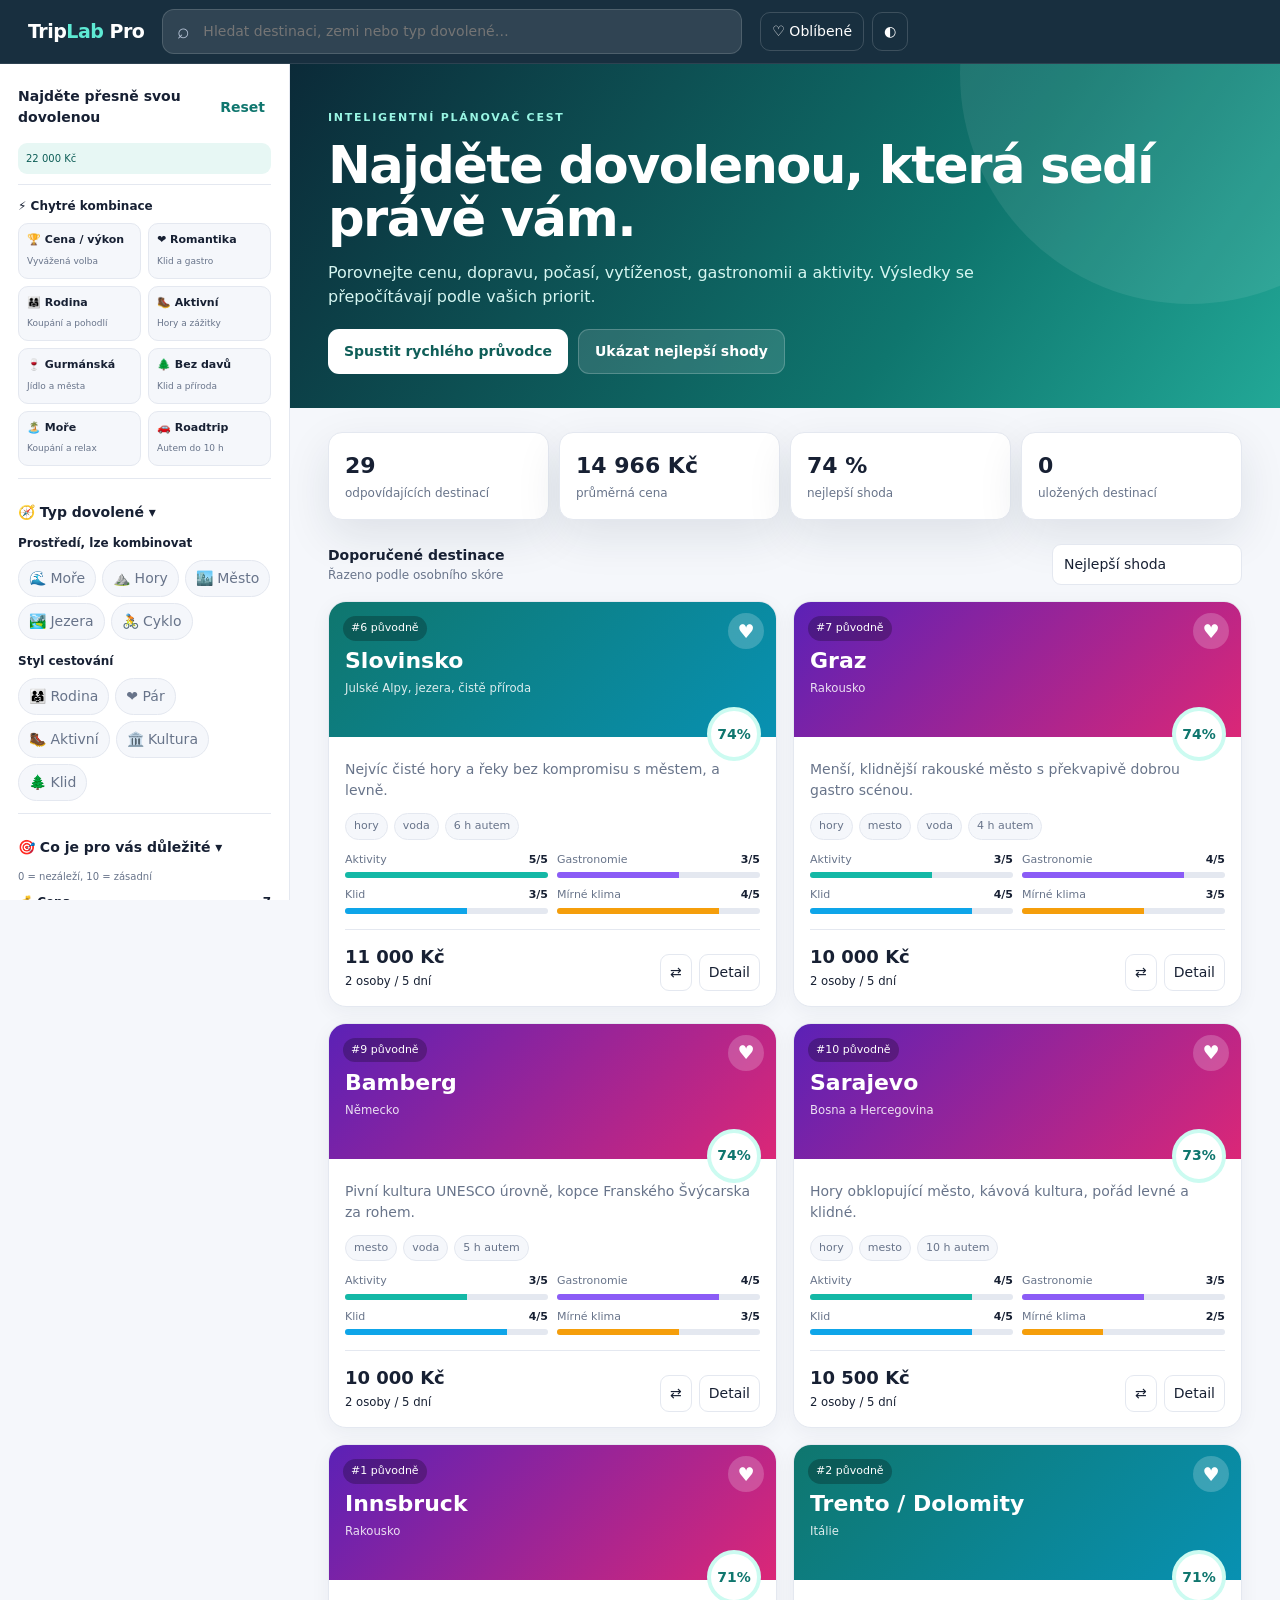
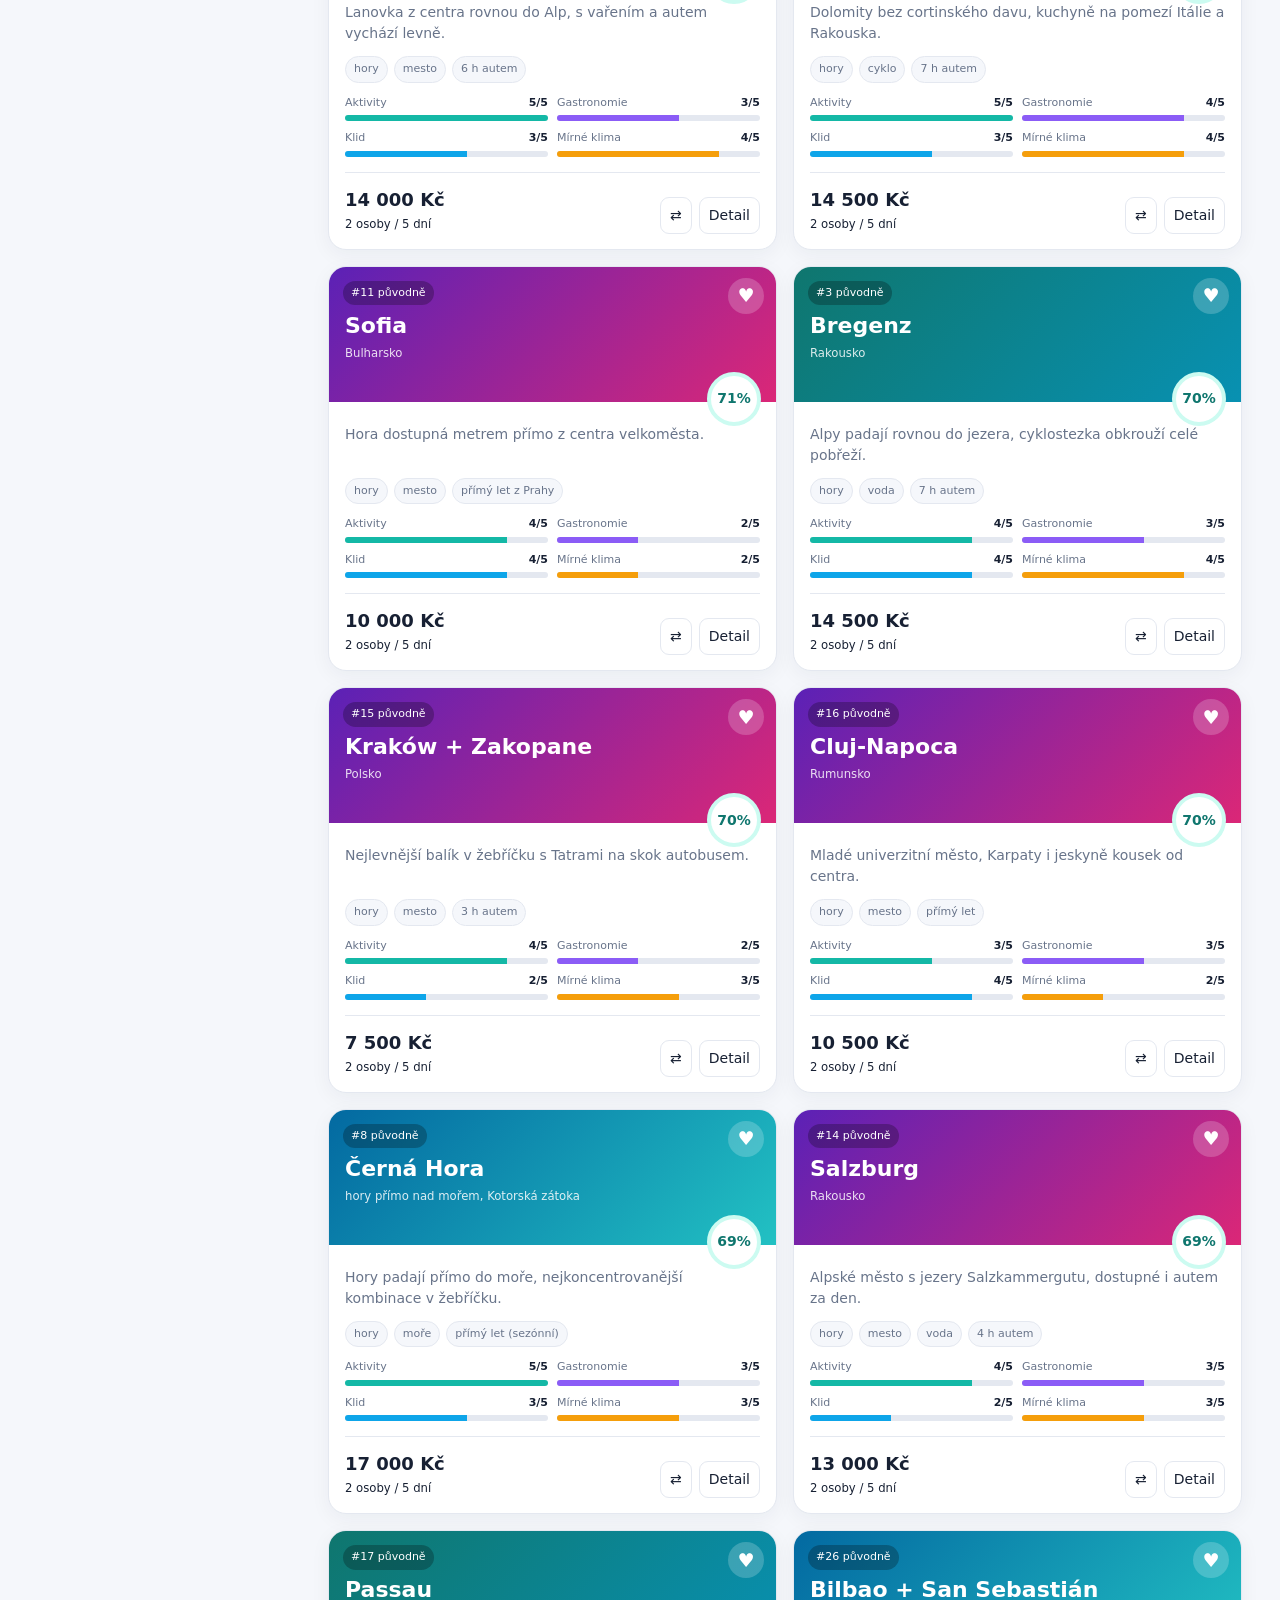
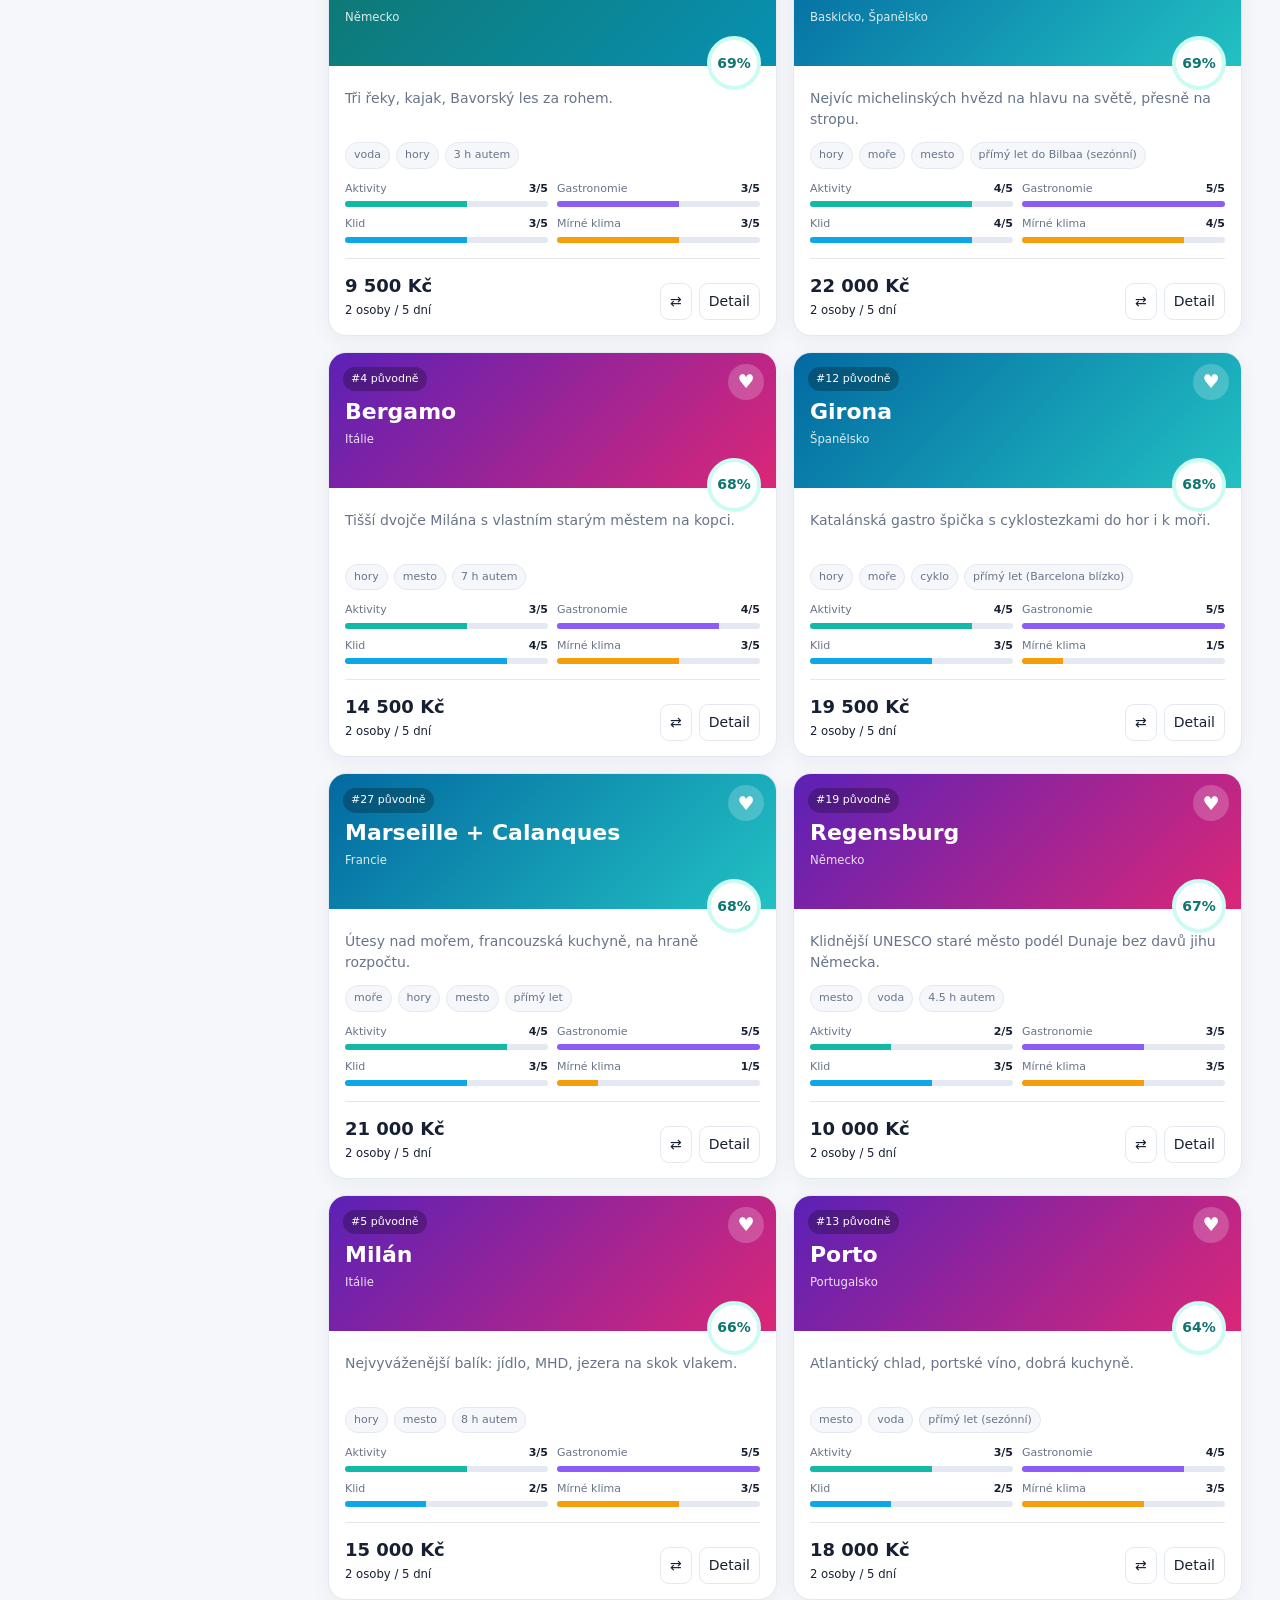
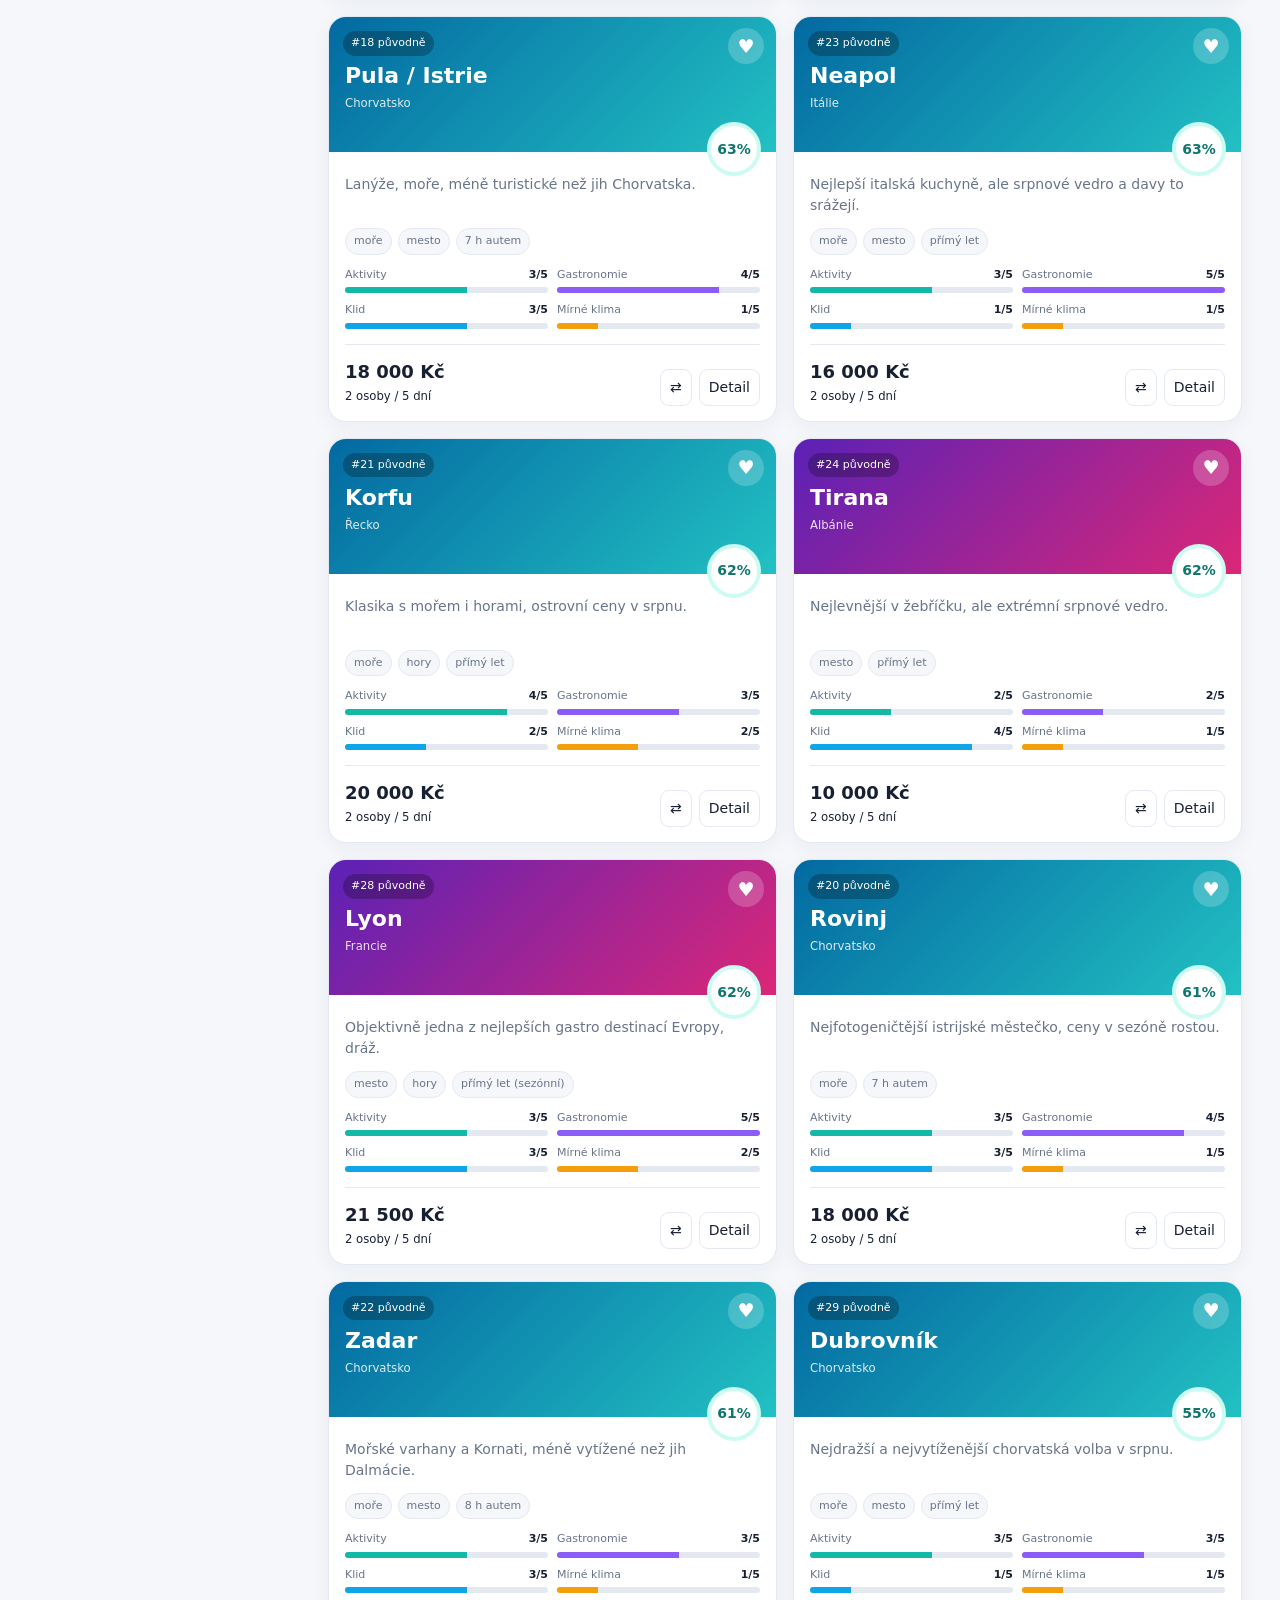
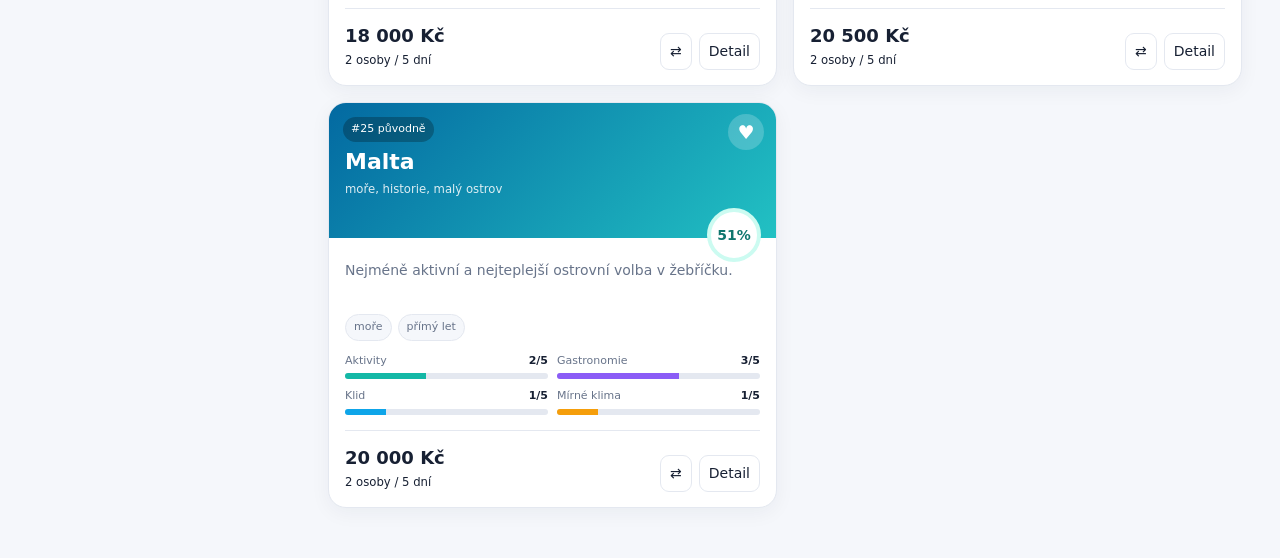
<file: TripLab_Pro_5_0_MOBILE_SAFARI.html>
<!doctype html>
<html lang="cs"><head><meta charset="utf-8"><meta name="viewport" content="width=device-width,initial-scale=1">
<title>TripLab Pro | Inteligentní srovnávač dovolených</title>
<style>
:root{--bg:#f5f7fb;--card:#fff;--text:#172033;--muted:#68748a;--line:#e4e8f0;--brand:#0f766e;--brand2:#14b8a6;--accent:#f59e0b;--danger:#dc2626;--shadow:0 16px 45px rgba(20,35,60,.10)}
[data-theme=dark]{--bg:#0d1422;--card:#141e2f;--text:#edf3ff;--muted:#9eabc1;--line:#26344b;--brand:#2dd4bf;--brand2:#0f766e;--shadow:0 16px 45px rgba(0,0,0,.28)}
*{box-sizing:border-box}html{scroll-behavior:smooth}body{margin:0;font:14px/1.5 Inter,ui-sans-serif,system-ui,-apple-system,"Segoe UI",sans-serif;background:var(--bg);color:var(--text)}button,input,select{font:inherit}.app{min-height:100vh}.topbar{height:64px;position:sticky;top:0;z-index:50;display:flex;align-items:center;gap:18px;padding:0 28px;color:#fff;background:rgba(10,35,52,.94);backdrop-filter:blur(14px);border-bottom:1px solid rgba(255,255,255,.09)}.logo{font-weight:900;font-size:19px;letter-spacing:-.5px}.logo b{color:#5eead4}.topsearch{max-width:580px;flex:1;position:relative}.topsearch input{width:100%;padding:11px 16px 11px 40px;border:1px solid rgba(255,255,255,.15);border-radius:12px;background:rgba(255,255,255,.1);color:#fff;outline:none}.topsearch:before{content:'⌕';position:absolute;left:15px;top:7px;font-size:21px;color:#b7c4d7}.topactions{display:flex;gap:8px}.iconbtn{border:1px solid rgba(255,255,255,.16);background:transparent;color:inherit;border-radius:10px;padding:8px 11px;cursor:pointer}.layout{display:grid;grid-template-columns:290px minmax(0,1fr)}aside{position:sticky;top:64px;height:calc(100vh - 64px);overflow:auto;background:var(--card);border-right:1px solid var(--line);padding:22px 18px}.side-title{display:flex;justify-content:space-between;align-items:center;font-weight:800;margin-bottom:15px}.reset{border:0;background:none;color:var(--brand);cursor:pointer}.field{padding:14px 0;border-top:1px solid var(--line)}.field:first-of-type{border-top:0}.label{font-size:12px;font-weight:800;margin-bottom:8px;display:flex;justify-content:space-between}.range{width:100%;accent-color:var(--brand)}.seg{display:flex;flex-wrap:wrap;gap:7px}.chip{border:1px solid var(--line);background:var(--bg);color:var(--muted);padding:7px 10px;border-radius:999px;cursor:pointer}.chip.on{background:var(--brand);border-color:var(--brand);color:white}.check{display:flex;gap:9px;margin:8px 0;color:var(--muted)}.check input{accent-color:var(--brand)}main{min-width:0}.hero{padding:46px 38px 34px;background:linear-gradient(125deg,#0b2a38,#0f766e 65%,#22a897);color:#fff;position:relative;overflow:hidden}.hero:after{content:'';position:absolute;width:460px;height:460px;border-radius:50%;right:-140px;top:-220px;background:rgba(255,255,255,.08)}.eyebrow{text-transform:uppercase;letter-spacing:.16em;font-size:11px;color:#99f6e4;font-weight:800}.hero h1{font-size:clamp(30px,4vw,52px);line-height:1.04;margin:12px 0;max-width:850px;letter-spacing:-1.6px}.hero p{max-width:740px;color:#d6f6f1;font-size:16px}.hero-actions{display:flex;gap:10px;flex-wrap:wrap;margin-top:20px}.btn{border:0;border-radius:11px;padding:11px 16px;font-weight:800;cursor:pointer}.btn.primary{background:#fff;color:#0f5e58}.btn.secondary{background:rgba(255,255,255,.12);color:#fff;border:1px solid rgba(255,255,255,.2)}.stats{display:grid;grid-template-columns:repeat(4,1fr);gap:10px;margin:24px 38px 0}.stat{background:var(--card);border:1px solid var(--line);border-radius:14px;padding:16px;box-shadow:var(--shadow)}.stat strong{display:block;font-size:22px}.stat span{color:var(--muted);font-size:12px}.workspace{padding:24px 38px 50px}.toolbar{display:flex;gap:12px;align-items:center;justify-content:space-between;margin-bottom:16px}.views{display:flex;gap:5px}.views button,.sort{border:1px solid var(--line);background:var(--card);color:var(--text);padding:9px 11px;border-radius:9px}.sort{min-width:190px}.results{display:grid;grid-template-columns:repeat(auto-fill,minmax(305px,1fr));gap:16px}.card{background:var(--card);border:1px solid var(--line);border-radius:18px;overflow:hidden;box-shadow:0 5px 20px rgba(25,40,65,.05);transition:.2s}.card:hover{transform:translateY(-3px);box-shadow:var(--shadow)}.cover{height:135px;padding:16px;color:#fff;position:relative;background:linear-gradient(135deg,#0f766e,#0891b2)}.cover.sea{background:linear-gradient(135deg,#0369a1,#22c1c3)}.cover.city{background:linear-gradient(135deg,#5b21b6,#db2777)}.cover h3{font-size:22px;margin:26px 0 0}.cover small{opacity:.85}.rank{position:absolute;top:14px;left:14px;background:rgba(0,0,0,.25);padding:4px 8px;border-radius:999px;font-size:11px}.heart{position:absolute;right:12px;top:11px;border:0;background:rgba(255,255,255,.2);color:#fff;border-radius:50%;width:36px;height:36px;font-size:19px;cursor:pointer}.heart.on{background:#fff;color:#e11d48}.score{position:absolute;right:15px;bottom:-24px;width:54px;height:54px;border-radius:50%;display:grid;place-items:center;background:var(--card);color:var(--brand);font-weight:900;border:4px solid #ccfbf1}.body{padding:22px 16px 15px}.desc{min-height:42px;color:var(--muted)}.pills{display:flex;gap:6px;flex-wrap:wrap;margin:12px 0}.pill{background:var(--bg);border:1px solid var(--line);border-radius:999px;padding:4px 8px;font-size:11px;color:var(--muted)}.metrics{display:grid;grid-template-columns:1fr 1fr;gap:9px}.metric{font-size:11px;color:var(--muted)}.bar{height:6px;background:var(--line);border-radius:9px;margin-top:4px;overflow:hidden}.bar i{display:block;height:100%;background:var(--brand2)}.budget{display:flex;justify-content:space-between;align-items:end;margin-top:15px;padding-top:13px;border-top:1px solid var(--line)}.price{font-size:18px;font-weight:900}.price small{font-size:10px;color:var(--muted);font-weight:500}.card-actions{display:flex;gap:7px}.mini{border:1px solid var(--line);background:var(--card);color:var(--text);border-radius:9px;padding:7px 9px;cursor:pointer}.empty{grid-column:1/-1;text-align:center;padding:60px;color:var(--muted)}
.comparebar{position:fixed;bottom:18px;left:50%;transform:translateX(-50%);z-index:70;background:#102032;color:#fff;border-radius:15px;padding:11px 14px;box-shadow:var(--shadow);display:none;align-items:center;gap:12px}.comparebar.show{display:flex}.comparebar button{border:0;border-radius:8px;padding:8px 12px;font-weight:800;cursor:pointer}.modal{position:fixed;inset:0;background:rgba(4,12,24,.65);display:none;z-index:100;padding:24px;overflow:auto;backdrop-filter:blur(6px)}.modal.show{display:grid;place-items:center}.dialog{width:min(940px,100%);max-height:90vh;overflow:auto;background:var(--card);border-radius:20px;padding:24px;box-shadow:var(--shadow)}.close{float:right;border:0;background:var(--bg);color:var(--text);width:36px;height:36px;border-radius:50%;cursor:pointer}.dialog h2{font-size:28px;margin:4px 0}.why{background:#ecfdf5;color:#14532d;border-radius:12px;padding:14px;margin:14px 0}.comparetable{width:100%;border-collapse:collapse}.comparetable th,.comparetable td{text-align:left;padding:12px;border-bottom:1px solid var(--line)}.wizard-step{display:none}.wizard-step.on{display:block}.answers{display:grid;grid-template-columns:repeat(2,1fr);gap:10px}.answers button{background:var(--bg);border:2px solid var(--line);border-radius:13px;padding:18px;cursor:pointer;color:var(--text);font-weight:800}.answers button:hover{border-color:var(--brand)}
@media(max-width:900px){.layout{grid-template-columns:1fr}aside{display:none}.stats{grid-template-columns:1fr 1fr;margin:18px 18px 0}.workspace,.hero{padding-left:18px;padding-right:18px}.topbar{padding:0 14px}.topsearch{display:none}.results{grid-template-columns:1fr}.comparebar{width:calc(100% - 24px);justify-content:space-between}.hero h1{font-size:34px}}
.smart{border-top:1px solid var(--line);padding:12px 0}.smart h3{font-size:12px;margin:0 0 8px}.presetgrid{display:grid;grid-template-columns:1fr 1fr;gap:7px}.preset{border:1px solid var(--line);background:var(--bg);color:var(--text);border-radius:10px;padding:8px;text-align:left;cursor:pointer}.preset.on{background:#dff8f3;border-color:var(--brand)}.preset b{display:block;font-size:11px}.preset small{font-size:9px;color:var(--muted)}.multichips{display:flex;flex-wrap:wrap;gap:6px}.priority{margin:9px 0}.summary{background:#e7f7f4;color:#0f5f58;border-radius:9px;padding:8px;font-size:10px;margin:10px 0}.collapseBtn{width:100%;border:0;background:none;color:var(--text);font-weight:900;text-align:left;padding:11px 0;cursor:pointer}.collapseBody.hide{display:none}
/* Detail cestovní nabídky */
.dialog.offer{width:min(1160px,100%);max-height:92vh;padding:0;overflow-y:auto;overflow-x:hidden}.offerHero{padding:30px 28px;color:white;background:linear-gradient(125deg,#0b2a38,#0f766e);position:relative}.offerHero h2{font-size:38px;margin:8px 0 4px}.offerHero .close{position:sticky;top:12px;float:right;background:white;color:#172033;z-index:20}.offerBadge{display:inline-block;background:#ffffff1f;border:1px solid #ffffff38;border-radius:999px;padding:6px 9px;margin:3px}.offerBody{padding:20px}.offerNav{position:sticky;top:0;z-index:15;display:flex;gap:7px;overflow-x:auto;background:var(--card);padding:10px 0;border-bottom:1px solid var(--line)}.offerNav a{white-space:nowrap;text-decoration:none;color:var(--text);border:1px solid var(--line);border-radius:999px;padding:7px 10px}.offerGrid{display:grid;grid-template-columns:minmax(0,1.4fr) minmax(280px,.6fr);gap:16px}.offerBox{border:1px solid var(--line);border-radius:15px;padding:17px;margin:14px 0;scroll-margin-top:70px}.offerBox h3{margin:0 0 10px;font-size:19px}.lead{font-size:16px;color:var(--muted)}.highlightGrid,.experienceGrid,.serviceGrid{display:grid;grid-template-columns:1fr 1fr;gap:9px}.highlight,.experience,.service{background:var(--bg);border-radius:11px;padding:12px}.highlight b,.experience b,.service b{display:block;margin-bottom:4px}.highlight span,.experience span,.service span{color:var(--muted);font-size:12px}.dayplan{border-left:3px solid var(--brand);padding:0 0 18px 15px;margin-left:5px}.dayplan:last-child{padding-bottom:0}.dayplan b{display:block}.dayplan span{color:var(--muted)}.included{display:grid;grid-template-columns:1fr 1fr;gap:10px}.inc,.exc{border-radius:12px;padding:13px}.inc{background:#ecfdf5;color:#14532d}.exc{background:#fff7ed;color:#9a3412}.inc ul,.exc ul{padding-left:18px}.factrow{display:grid;grid-template-columns:1fr 1fr;gap:8px}.fact{border-bottom:1px solid var(--line);padding:8px 0}.fact span{display:block;color:var(--muted);font-size:11px}.pricePanel{background:linear-gradient(135deg,#0b2a38,#0f766e);color:#fff;border-radius:14px;padding:17px}.pricePanel strong{display:block;font-size:27px}.faq details{border-top:1px solid var(--line);padding:10px 0}.faq summary{cursor:pointer;font-weight:800}.notice{font-size:11px;color:var(--muted);background:var(--bg);border-radius:10px;padding:10px}.barrow{margin:8px 0;font-size:11px}.barrow i{display:block;height:7px;background:var(--line);border-radius:9px;overflow:hidden;margin-top:4px}.barrow i:after{content:'';display:block;height:100%;width:var(--v);background:var(--brand2)}
@media(max-width:820px){.offerGrid{grid-template-columns:1fr}.dialog.offer{width:100%;max-height:100dvh;border-radius:0}.highlightGrid,.experienceGrid,.serviceGrid{grid-template-columns:1fr 1fr}.offerHero h2{font-size:30px}}
@media(max-width:520px){.modal{padding:0}.offerBody{padding:12px}.offerHero{padding:20px 16px}.highlightGrid,.experienceGrid,.serviceGrid,.included,.factrow{grid-template-columns:1fr}.offerHero h2{font-size:27px}.offerBox{padding:13px}}

/* Mobile-first Safari layout. Destination content is unchanged. */
.mobileFilterTop,.mobileDrawerHead,.mobileBackdrop,.mobileDock{display:none}
html{-webkit-text-size-adjust:100%;text-size-adjust:100%}body{padding-bottom:0}button,input,select{-webkit-appearance:none;appearance:none}.range{-webkit-appearance:auto;appearance:auto}button,.chip,.preset,.mini,.iconbtn{touch-action:manipulation;-webkit-tap-highlight-color:transparent}.mobileDrawerHead{position:sticky;top:0;z-index:4;align-items:center;justify-content:space-between;background:var(--card);padding:14px 16px;border-bottom:1px solid var(--line);margin:-22px -18px 12px}.mobileDrawerHead button{width:44px;height:44px;border:0;border-radius:50%;background:var(--bg);color:var(--text);font-size:26px}.mobileDock{padding-bottom:env(safe-area-inset-bottom,0px)}
@supports(height:100dvh){.modal,.dialog.offer{max-height:100dvh}}
@media(max-width:900px){
 body{padding-bottom:calc(76px + env(safe-area-inset-bottom,0px))}.mobileFilterTop{display:inline-flex;align-items:center}.layout>aside{display:block;position:fixed;z-index:210;left:0;top:0;bottom:0;width:min(92vw,390px);height:100vh;height:100dvh;max-height:-webkit-fill-available;transform:translate3d(-104%,0,0);transition:transform .24s ease;background:var(--card);overflow-y:auto;overflow-x:hidden;-webkit-overflow-scrolling:touch;overscroll-behavior:contain;padding:22px 18px calc(110px + env(safe-area-inset-bottom,0px));box-shadow:0 0 40px rgba(0,0,0,.28)}.layout>aside.mobileOpen{transform:translate3d(0,0,0)}.mobileDrawerHead{display:flex}.mobileBackdrop{display:block;position:fixed;z-index:200;inset:0;background:rgba(4,12,24,.62);opacity:0;visibility:hidden;transition:opacity .2s,visibility .2s}.mobileBackdrop.show{opacity:1;visibility:visible}.mobileDock{display:grid;grid-template-columns:1fr 1fr;gap:8px;position:fixed;z-index:180;left:0;right:0;bottom:0;background:rgba(255,255,255,.96);backdrop-filter:blur(16px);-webkit-backdrop-filter:blur(16px);border-top:1px solid var(--line);padding:9px 10px calc(9px + env(safe-area-inset-bottom,0px));box-shadow:0 -8px 25px rgba(20,35,60,.13)}[data-theme=dark] .mobileDock{background:rgba(20,30,47,.96)}.mobileDock button{min-height:50px;border:0;border-radius:12px;padding:7px 10px;font-weight:900}.mobileDock button:first-child{background:var(--brand);color:#fff}.mobileDock button:last-child{background:var(--bg);color:var(--text);border:1px solid var(--line)}.mobileDock span,.mobileDock small{display:block}.mobileDock small{font-size:10px;font-weight:600;opacity:.8;margin-top:2px}.topbar{min-height:64px;height:auto;gap:8px;padding:10px 12px;padding-top:max(10px,env(safe-area-inset-top,0px));flex-wrap:wrap}.topactions{margin-left:auto;gap:5px}.iconbtn{min-height:42px;padding:8px 10px}.hero{padding-top:32px}.stats{gap:8px;margin:14px 12px 0}.stat{padding:12px}.workspace{padding:18px 12px 36px}.toolbar{align-items:stretch;flex-direction:column}.views,.sort{width:100%}.sort{min-width:0;min-height:44px}.results{grid-template-columns:1fr}.presetgrid{display:flex;overflow-x:auto;gap:8px;margin:0 -2px;padding:2px 2px 9px;scroll-snap-type:x proximity;-webkit-overflow-scrolling:touch}.preset{min-width:145px;scroll-snap-align:start}.chip{min-height:40px;padding:9px 11px}.check{min-height:42px;align-items:center}.check input{width:20px;height:20px}.range{height:32px}.collapseBtn{min-height:48px}.summary{font-size:11px;line-height:1.4}.comparebar{bottom:calc(76px + env(safe-area-inset-bottom,0px));width:calc(100% - 20px);max-width:470px;flex-wrap:wrap}.comparebar span{width:100%}.modal{padding:0;display:none;overflow-y:auto;-webkit-overflow-scrolling:touch;overscroll-behavior:contain}.modal.show{display:block}.dialog,.dialog.offer{width:100%;min-height:100vh;min-height:100dvh;max-height:none;border-radius:0;margin:0;overflow:visible}.offerHero{padding-top:max(22px,env(safe-area-inset-top,0px))}.offerHero .close{position:sticky;top:max(8px,env(safe-area-inset-top,0px));width:46px;height:46px;font-size:25px}.offerBody{padding-bottom:calc(24px + env(safe-area-inset-bottom,0px))}.offerNav{top:0;overflow-x:auto;flex-wrap:nowrap;-webkit-overflow-scrolling:touch;scrollbar-width:none}.offerNav::-webkit-scrollbar{display:none}.offerNav a{flex:0 0 auto}.offerGrid{grid-template-columns:1fr}.offerGrid>aside{display:block!important;position:static!important;width:auto!important;height:auto!important;overflow:visible!important;transform:none!important;box-shadow:none!important;padding:0!important}.pricePanel{margin-top:14px}
}
@media(max-width:560px){.topsearch{display:block;order:3;flex:0 0 100%;max-width:none}.topsearch input{min-height:44px}.logo{font-size:17px}.topactions .iconbtn{font-size:11px}.hero h1{font-size:31px}.hero p{font-size:14px}.stats{grid-template-columns:1fr 1fr}.stat strong{font-size:19px}.budget{gap:10px;flex-wrap:wrap}.card-actions{margin-left:auto}.highlightGrid,.experienceGrid,.serviceGrid,.included,.factrow{grid-template-columns:1fr}.offerBadge{font-size:11px}.offerHero h2{font-size:28px}.offerBody{padding:12px}.offerBox{padding:13px}.answers{grid-template-columns:1fr}}
@media(max-width:380px){.stats{grid-template-columns:1fr}.topactions{width:100%;display:grid;grid-template-columns:1fr 1fr 44px}.topactions .iconbtn{width:100%}.metrics{grid-template-columns:1fr}.budget{display:block}.card-actions{margin-top:10px}.card-actions .mini{flex:1}}
@media(prefers-reduced-motion:reduce){.layout>aside,.mobileBackdrop{transition:none}}
</style></head><body><div class="app">
<header class="topbar"><div class="logo">Trip<b>Lab</b> Pro</div><div class="topsearch"><input id="search" placeholder="Hledat destinaci, zemi nebo typ dovolené…"></div><div class="topactions"><button class="iconbtn mobileFilterTop" id="mobileFilterTop" aria-controls="mobileFiltersPanel" aria-expanded="false">☰ Filtry</button><button class="iconbtn" id="favOnly">♡ Oblíbené</button><button class="iconbtn" id="theme">◐</button></div></header>
<div class="layout"><aside id="mobileFiltersPanel" aria-label="Filtry dovolené"><div class="mobileDrawerHead"><b>Filtry a preference</b><button type="button" id="closeMobileFilters" aria-label="Zavřít filtry">×</button></div><div class="side-title">Najděte přesně svou dovolenou <button class="reset" id="reset">Reset</button></div><div class="summary" id="filterSummary">Výchozí doporučení · rozpočet 22 000 Kč</div>
<div class="smart"><h3>⚡ Chytré kombinace</h3><div class="presetgrid" id="presets"><button class="preset" data-p="value"><b>🏆 Cena / výkon</b><small>Vyvážená volba</small></button><button class="preset" data-p="romance"><b>❤️ Romantika</b><small>Klid a gastro</small></button><button class="preset" data-p="family"><b>👨‍👩‍👧 Rodina</b><small>Koupání a pohodlí</small></button><button class="preset" data-p="active"><b>🥾 Aktivní</b><small>Hory a zážitky</small></button><button class="preset" data-p="food"><b>🍷 Gurmánská</b><small>Jídlo a města</small></button><button class="preset" data-p="quiet"><b>🌲 Bez davů</b><small>Klid a příroda</small></button><button class="preset" data-p="sea"><b>🏝️ Moře</b><small>Koupání a relax</small></button><button class="preset" data-p="road"><b>🚗 Roadtrip</b><small>Autem do 10 h</small></button></div></div>
<div class="smart"><button class="collapseBtn" data-c="typePanel">🧭 Typ dovolené ▾</button><div class="collapseBody" id="typePanel"><div class="label"><span>Prostředí, lze kombinovat</span></div><div class="multichips" id="multiTags"><button class="chip" data-v="moře">🌊 Moře</button><button class="chip" data-v="hory">⛰️ Hory</button><button class="chip" data-v="mesto">🏙️ Město</button><button class="chip" data-v="voda">🏞️ Jezera</button><button class="chip" data-v="cyklo">🚴 Cyklo</button></div><div class="label" style="margin-top:12px"><span>Styl cestování</span></div><div class="multichips" id="profiles"><button class="chip" data-v="family">👨‍👩‍👧 Rodina</button><button class="chip" data-v="romance">❤️ Pár</button><button class="chip" data-v="active">🥾 Aktivní</button><button class="chip" data-v="culture">🏛️ Kultura</button><button class="chip" data-v="quiet">🌲 Klid</button></div></div></div>
<div class="smart"><button class="collapseBtn" data-c="priorityPanel">🎯 Co je pro vás důležité ▾</button><div class="collapseBody" id="priorityPanel"><div style="font-size:10px;color:var(--muted)">0 = nezáleží, 10 = zásadní</div><div id="weights"></div></div></div>
<div class="smart"><button class="collapseBtn" data-c="limitsPanel">🔧 Praktická omezení ▾</button><div class="collapseBody" id="limitsPanel"><div class="label"><span>Rozpočet pro 2 osoby</span><b id="budgetOut">22 000 Kč</b></div><input class="range" id="budget" type="range" min="7000" max="40000" step="500" value="22000"><label class="check"><input type="checkbox" id="direct"> Pouze přímý let</label><label class="check"><input type="checkbox" id="car"> Autem do 10 hodin</label><label class="check"><input type="checkbox" id="cool"> Mírnější počasí</label><div class="label"><span>Maximum turistů</span><b id="crowdOut">5/5</b></div><input class="range" id="maxCrowd" type="range" min="1" max="5" value="5"></div></div></aside><div class="mobileBackdrop" id="mobileBackdrop"></div><main><section class="hero"><div class="eyebrow">Inteligentní plánovač cest</div><h1>Najděte dovolenou, která sedí právě vám.</h1><p>Porovnejte cenu, dopravu, počasí, vytíženost, gastronomii a aktivity. Výsledky se přepočítávají podle vašich priorit.</p><div class="hero-actions"><button class="btn primary" id="wizardBtn">Spustit rychlého průvodce</button><button class="btn secondary" id="topBtn">Ukázat nejlepší shody</button></div></section>
<section class="stats"><div class="stat"><strong id="resultCount">31</strong><span>odpovídajících destinací</span></div><div class="stat"><strong id="avgPrice">–</strong><span>průměrná cena</span></div><div class="stat"><strong id="bestMatch">–</strong><span>nejlepší shoda</span></div><div class="stat"><strong id="savedCount">0</strong><span>uložených destinací</span></div></section>
<section class="workspace"><div class="toolbar"><div><b id="heading">Doporučené destinace</b><div style="font-size:12px;color:var(--muted)" id="subheading">Řazeno podle osobního skóre</div></div><div class="views"><select class="sort" id="sort"><option value="score">Nejlepší shoda</option><option value="price">Nejnižší cena</option><option value="activity">Nejvíce aktivit</option><option value="gastro">Nejlepší gastronomie</option><option value="quiet">Nejméně turistů</option></select></div></div><div class="results" id="results"></div></section></main></div></div>
<div class="comparebar" id="comparebar"><span id="compareText">Vybráno k porovnání: 0/3</span><button id="compareNow">Porovnat</button><button id="clearCompare">Zrušit</button></div>
<div class="mobileDock" id="mobileDock"><button id="dockFilter"><span>⚙️ Filtry</span><small id="activeFilterCount">Bez omezení</small></button><button id="dockResults"><span>✓ Výsledky</span><small id="dockResultCount">0 destinací</small></button></div><div class="modal" id="modal"><div class="dialog" id="dialog"></div></div>
<script>const data = [
{rank:1,name:"Innsbruck",country:"Rakousko",sub:"Alpy přímo ve městě",aktivita:5,teplo:2,davy:3,gastro:3,mhd:"Skvělá",drive:6,flight:"no",flightText:"bez přímého letu",transport:"auto ~2 800 Kč (benzín+dálniční)",budgetSubtotal:11350,budget:14000,fit:"ok",tags:["hory","mesto"],verdict:"v-top",verdictText:"TOP · aktivita, MHD, dostupné autem",desc:"Lanovka z centra rovnou do Alp, s vařením a autem vychází levně.",tips:["Lanovka Nordkette přímo z centra na hřeben Alp","Kolo podél řeky Inn do vesnice Hall in Tirol","Alpská zoo s výhledem na město","Treking v údolí Stubaital, ledovec i v srpnu"]},
{rank:2,name:"Trento / Dolomity",country:"Itálie",sub:"Dolomity bez cortinského davu",aktivita:5,teplo:2,davy:3,gastro:4,mhd:"Průměrná",drive:7,flight:"no",flightText:"bez přímého letu",transport:"auto ~3 200 Kč (benzín+dálniční)",budgetSubtotal:11350,budget:14500,fit:"ok",tags:["hory","cyklo"],verdict:"v-top",verdictText:"hory, jídlo, auto do 10 h",desc:"Dolomity bez cortinského davu, kuchyně na pomezí Itálie a Rakouska.",tips:["Lanovka na Monte Bondone přímo z Trenta, procházka po hřebeni","Vlak do Bolzana, ochutnávka jihotyrolských vín a speck","Treking v Brenta Dolomites nebo kolem jezera Lago di Molveno","Aperitivo na Piazza Duomo místo turistické večeře"]},
{rank:3,name:"Bregenz",country:"Rakousko",sub:"Alpy padají rovnou do Bodenského jezera",aktivita:4,teplo:2,davy:2,gastro:3,mhd:"Dobrá",drive:7,flight:"no",flightText:"bez přímého letu",transport:"auto ~3 200 Kč (benzín+dálniční)",budgetSubtotal:11350,budget:14500,fit:"ok",tags:["hory","voda"],verdict:"v-top",verdictText:"jezero + hory, auto do 10 h",desc:"Alpy padají rovnou do jezera, cyklostezka obkrouží celé pobřeží.",tips:["Lanovka Pfänder nad jezerem, výhled na tři země naráz","Koupání a paddleboarding přímo v jezeře pod městem","Kolo po cyklostezce kolem celého Bodenského jezera","Výlet do údolí Bregenzerwald za sýrem a horskými loukami"]},
{rank:4,name:"Bergamo",country:"Itálie",sub:"tišší dvojče Milána, vlastní staré město",aktivita:3,teplo:3,davy:2,gastro:4,mhd:"Dobrá",drive:7,flight:"yes",flightText:"přímý let (letiště Bergamo)",transport:"auto ~3 200 Kč (nebo let ~4 500 Kč)",budgetSubtotal:11350,budget:14500,fit:"ok",tags:["hory","mesto"],verdict:"v-top",verdictText:"tišší alternativa Milána",desc:"Tišší dvojče Milána s vlastním starým městem na kopci.",tips:["Funicular do Città Alta, procházka po benátských hradbách","Vlak na jezero Iseo, výrazně méně turistické než Como","Kolo podél řeky Serio nebo výlet do Val Seriana","Aperitivo na Piazza Vecchia, mimo hlavní turistický proud"]},
{rank:5,name:"Milán",country:"Itálie",sub:"+ Como a Bergamo, město i jezera v jednom",aktivita:3,teplo:3,davy:4,gastro:5,mhd:"Skvělá",drive:8,flight:"yes",flightText:"přímý let",transport:"auto ~3 600 Kč (nebo let ~4 500 Kč)",budgetSubtotal:11350,budget:15000,fit:"ok",tags:["hory","mesto"],verdict:"v-top",verdictText:"nejvyváženější balík",desc:"Nejvyváženější balík: jídlo, MHD, jezera na skok vlakem.",tips:["Vlak na jezero Como nebo Lago di Garda, procházka po promenádě","Navigli district večer, kanály s lokálním street foodem","Výlet do Bergama nebo Monzy (park + okruh F1)","Den v galerii Brera, klidnější než centrum"]},
{rank:6,name:"Slovinsko",country:"",sub:"Julské Alpy, jezera, čistě příroda",aktivita:5,teplo:2,davy:3,gastro:3,mhd:"Slabá bez auta",drive:6,flight:"no",flightText:"bez přímého letu",transport:"auto ~2 700 Kč (benzín+dálniční)",budgetSubtotal:8150,budget:11000,fit:"ok",tags:["hory","voda"],verdict:"v-top",verdictText:"nejvíc čisté hory, levné",desc:"Nejvíc čisté hory a řeky bez kompromisu s městem, a levně.",tips:["Treking kolem jezera Bohinj, výrazně méně lidí než u Bledu","Rafting nebo koupání v řece Soči, tyrkysová voda","Vintgar Gorge, dřevěné lávky přímo nad řekou","Výlet do Lublaně na řemeslné pivo a farmářský trh"]},
{rank:7,name:"Graz",country:"Rakousko",sub:"menší rakouské město s gastro scénou",aktivita:3,teplo:3,davy:2,gastro:4,mhd:"Dobrá",drive:4,flight:"no",flightText:"bez přímého letu (nebo přes Vídeň)",transport:"auto ~1 900 Kč (benzín+dálniční)",budgetSubtotal:8150,budget:10000,fit:"ok",tags:["hory","mesto","voda"],verdict:"v-good",verdictText:"klidné, dobré jídlo, blízko",desc:"Menší, klidnější rakouské město s překvapivě dobrou gastro scénou.",tips:["Výstup na Schlossberg, výhled na město zdarma","Kajak nebo paddleboard na řece Muře přímo ve městě","Kaiser-Josef-Markt, farmářský trh s lokálními specialitami","Výlet vlakem do vinařské oblasti Südsteiermark"]},
{rank:8,name:"Černá Hora",country:"",sub:"hory přímo nad mořem, Kotorská zátoka",aktivita:5,teplo:3,davy:3,gastro:3,mhd:"Slabá bez auta",drive:null,flight:"yes",flightText:"přímý let (sezónní)",transport:"let ~5 500 Kč (2 osoby, střední cena)",budgetSubtotal:11350,budget:17000,fit:"ok",tags:["hory","moře"],verdict:"v-good",verdictText:"hory + moře v jednom",desc:"Hory padají přímo do moře, nejkoncentrovanější kombinace v žebříčku.",tips:["Treking na pevnost nad Kotorem, výhled na celou zátoku","Turistika v národním parku Lovćen","Koupání pod horami, kajak přímo v Kotorské zátoce","Výlet do kaňonu Tara, druhého nejhlubšího na světě"]},
{rank:9,name:"Bamberg",country:"Německo",sub:"pivní UNESCO město, kopce za rohem",aktivita:3,teplo:3,davy:2,gastro:4,mhd:"Průměrná",drive:5,flight:"no",flightText:"bez přímého letu",transport:"auto ~2 100 Kč (benzín+dálniční)",budgetSubtotal:8150,budget:10000,fit:"ok",tags:["mesto","voda"],verdict:"v-good",verdictText:"pivní UNESCO, auto do 10 h",desc:"Pivní kultura UNESCO úrovně, kopce Franského Švýcarska za rohem.",tips:["Procházka mezi pivovary, ochutnávka kouřového Rauchbieru","Kolo podél řeky Regnitz do vesnice Bug","Výlet do Franského Švýcarska, skalní města a jeskyně","Večer v malé pivnici mimo hlavní náměstí"]},
{rank:10,name:"Sarajevo",country:"Bosna a Hercegovina",sub:"hory obklopující město, kávová kultura",aktivita:4,teplo:4,davy:2,gastro:3,mhd:"Průměrná",drive:10,flight:"partial",flightText:"let s přestupem",transport:"auto ~4 500 Kč (10 h) nebo let ~5 500 Kč",budgetSubtotal:6150,budget:10500,fit:"ok",tags:["hory","mesto"],verdict:"v-good",verdictText:"originální, levné, hory",desc:"Hory obklopující město, kávová kultura, pořád levné a klidné.",tips:["Lanovka na horu Trebević, bobová dráha z olympiády 1984","Procházka Baščaršijí, kávová kultura a řemeslné dílny","Treking v národním parku Bjelašnica nebo Igman","Výlet k prameni řeky Bosny, Vrelo Bosne"]},
{rank:11,name:"Sofia",country:"Bulharsko",sub:"hora Vitoša dostupná metrem z centra",aktivita:4,teplo:4,davy:2,gastro:2,mhd:"Dobrá (metro)",drive:null,flight:"yes",flightText:"přímý let z Prahy",transport:"let ~4 000 Kč (2 osoby, střední cena)",budgetSubtotal:6150,budget:10000,fit:"ok",tags:["hory","mesto"],verdict:"v-good",verdictText:"levné, hora metrem",desc:"Hora dostupná metrem přímo z centra velkoměsta.",tips:["Lanovka a stezky na Vitošu přímo z centra","Boyanský kostel, UNESCO památka pod horou","Kavárenská scéna kolem čtvrti Krasno Selo","Treking na Cherni Vrah, nejvyšší vrchol Vitoše"]},
{rank:12,name:"Girona",country:"Španělsko",sub:"kolo, Costa Brava, blízko Barceloně",aktivita:4,teplo:5,davy:3,gastro:5,mhd:"Průměrná",drive:null,flight:"yes",flightText:"přímý let (Barcelona blízko)",transport:"let ~5 000 Kč (2 osoby, střední cena)",budgetSubtotal:14650,budget:19500,fit:"ok",tags:["hory","moře","cyklo"],verdict:"v-hot",verdictText:"gastro špička, ale horko",desc:"Katalánská gastro špička s cyklostezkami do hor i k moři.",tips:["Procházka podél barevných domů řeky Onyar, klidnější ráno","Kolo po Via Verde, staré železniční trati do hor","Costa Brava kolem Begur, méně turistické zátoky","Farmářský trh v historickém centru"]},
{rank:13,name:"Porto",country:"Portugalsko",sub:"řeka Douro, kopce, portské",aktivita:3,teplo:3,davy:4,gastro:4,mhd:"Dobrá",drive:null,flight:"yes",flightText:"přímý let (sezónní)",transport:"let ~6 500 Kč (2 osoby, střední cena)",budgetSubtotal:11350,budget:18000,fit:"ok",tags:["mesto","voda"],verdict:"v-good",verdictText:"dobré jídlo, atlantický chlad",desc:"Atlantický chlad, portské víno, dobrá kuchyně.",tips:["Vlak podél řeky Douro do vinařských teras","Přívoz do Vila Nova de Gaia na ochutnávku portského","Pobřežní stezka podél oceánu na sever od centra","Livraria Lello brzy ráno, mimo turistickou špičku"]},
{rank:14,name:"Salzburg",country:"Rakousko",sub:"Alpy a jezera Salzkammergutu",aktivita:4,teplo:3,davy:4,gastro:3,mhd:"Dobrá",drive:4,flight:"no",flightText:"bez přímého letu",transport:"auto ~1 800 Kč (benzín+dálniční)",budgetSubtotal:11350,budget:13000,fit:"ok",tags:["hory","mesto","voda"],verdict:"v-good",verdictText:"Alpy i jezera, auto do 10 h",desc:"Alpské město s jezery Salzkammergutu, dostupné i autem za den.",tips:["Lanovka na Untersberg, výhled na celé Solnohradsko","Salzkammergut jezera Fuschlsee nebo Wolfgangsee, mimo Hallstatt","Zahrada Mirabell brzy ráno, bez davů","Kajak nebo koupání v řece Salzach"]},
{rank:15,name:"Kraków + Zakopane",country:"Polsko",sub:"město + Tatry hodinu autobusem",aktivita:4,teplo:3,davy:4,gastro:2,mhd:"Dobrá",drive:3,flight:"yes",flightText:"přímý let / krátká cesta autem",transport:"auto ~1 300 Kč (nebo let ~3 500 Kč)",budgetSubtotal:6150,budget:7500,fit:"ok",tags:["hory","mesto"],verdict:"v-good",verdictText:"nejlevnější balík",desc:"Nejlevnější balík v žebříčku s Tatrami na skok autobusem.",tips:["Treking v Tatrách, Morskie Oko brzy ráno kvůli davům","Kazimierz, bývalá židovská čtvrť s kavárnami","Kolo podél řeky Visly, klidnější než Staré Město","Termální lázně v Zakopaném po celodenním treku"]},
{rank:16,name:"Cluj-Napoca",country:"Rumunsko",sub:"mladé univerzitní město, Karpaty blízko",aktivita:3,teplo:4,davy:2,gastro:3,mhd:"Průměrná",drive:null,flight:"yes",flightText:"přímý let",transport:"let ~4 500 Kč (2 osoby, střední cena)",budgetSubtotal:6150,budget:10500,fit:"ok",tags:["hory","mesto"],verdict:"v-good",verdictText:"originální, Karpaty blízko",desc:"Mladé univerzitní město, Karpaty i jeskyně kousek od centra.",tips:["Treking v Apuseni horách, jeskyně a vodopády","Botanická zahrada, procházka podél řeky Someș","Kávová a craft beer scéna, mladé univerzitní město","Solný důl Turda, unikátní podzemní atrakce"]},
{rank:17,name:"Passau",country:"Německo",sub:"soutok tří řek, Bavorský les za rohem",aktivita:3,teplo:3,davy:3,gastro:3,mhd:"Průměrná",drive:3,flight:"no",flightText:"bez letu, jen auto/vlak",transport:"auto ~1 200 Kč (benzín+dálniční)",budgetSubtotal:8150,budget:9500,fit:"ok",tags:["voda","hory"],verdict:"v-good",verdictText:"tři řeky, nejblíž autem",desc:"Tři řeky, kajak, Bavorský les za rohem.",tips:["Kajak po soutoku tří řek — Dunaje, Innu a Ilzu","Kolo po cyklostezce podél Dunaje do Rakouska","Výhled na město z pevnosti Veste Oberhaus","Výlet do Bavorského lesa, národní park kousek od města"]},
{rank:18,name:"Pula / Istrie",country:"Chorvatsko",sub:"lanýže, moře, méně turistické Chorvatsko",aktivita:3,teplo:5,davy:3,gastro:4,mhd:"Průměrná",drive:7,flight:"yes",flightText:"přímý let / cesta autem",transport:"auto ~3 200 Kč (nebo let ~5 000 Kč)",budgetSubtotal:14650,budget:18000,fit:"ok",tags:["moře","mesto"],verdict:"v-hot",verdictText:"lanýže + moře, tepleji",desc:"Lanýže, moře, méně turistické než jih Chorvatska.",tips:["Národní park Brijuni nebo Kamenjak, treking a koupání","Ochutnávka lanýžů ve vnitrozemí (Motovun, Grožnjan)","Koupání v zátokách mimo hlavní pláže","Amfiteátr a večerní procházka starým městem"]},
{rank:19,name:"Regensburg",country:"Německo",sub:"klidnější UNESCO město podél Dunaje",aktivita:2,teplo:3,davy:3,gastro:3,mhd:"Průměrná",drive:4.5,flight:"no",flightText:"bez letu, jen auto/vlak",transport:"auto ~2 000 Kč (benzín+dálniční)",budgetSubtotal:8150,budget:10000,fit:"ok",tags:["mesto","voda"],verdict:"v-good",verdictText:"klidné UNESCO, auto do 10 h",desc:"Klidnější UNESCO staré město podél Dunaje bez davů jihu Německa.",tips:["Nejstarší kamenný most v Německu nad Dunajem","Kolo podél Dunaje k ostrovu Walhalla","Staré město UNESCO bez typických jižoněmeckých davů","Loď do kláštera Weltenburg přes soutěsku Dunaje"]},
{rank:20,name:"Rovinj",country:"Chorvatsko",sub:"nejfotogeničtější istrijské městečko",aktivita:3,teplo:5,davy:3,gastro:4,mhd:"Slabá",drive:7,flight:"partial",flightText:"let přes Pulu / cesta autem",transport:"auto ~3 200 Kč (benzín+dálniční)",budgetSubtotal:14650,budget:18000,fit:"ok",tags:["moře"],verdict:"v-hot",verdictText:"fotogenické, ale horko",desc:"Nejfotogeničtější istrijské městečko, ceny v sezóně rostou.",tips:["Poloostrov starého města za úsvitu, bez davů","Kajak podél pobřeží k ostrovům Červeného souostroví","Výlet do vnitrozemí za lanýžemi a vínem","Lim fjord na čerstvé ústřice a mušle"]},
{rank:21,name:"Korfu",country:"Řecko",sub:"moře + hory ostrova",aktivita:4,teplo:4,davy:4,gastro:3,mhd:"Slabá bez auta",drive:null,flight:"yes",flightText:"přímý let",transport:"let ~5 500 Kč (2 osoby, střední cena)",budgetSubtotal:14650,budget:20000,fit:"ok",tags:["moře","hory"],verdict:"v-hot",verdictText:"klasika, moře i hory",desc:"Klasika s mořem i horami, ostrovní ceny v srpnu.",tips:["Treking na horu Pantokrator, nejvyšší bod ostrova","Vesnice vnitrozemí, klidnější než pobřeží","Kajak podél severního pobřeží, tyrkysové zátoky","Olivové háje, ochutnávka oleje přímo od výrobců"]},
{rank:22,name:"Zadar",country:"Chorvatsko",sub:"mořské varhany, Kornati na skok",aktivita:3,teplo:5,davy:3,gastro:3,mhd:"Průměrná",drive:8,flight:"yes",flightText:"přímý let / cesta autem",transport:"auto ~3 600 Kč (nebo let ~5 000 Kč)",budgetSubtotal:14650,budget:18000,fit:"ok",tags:["moře","mesto"],verdict:"v-hot",verdictText:"mořské varhany, ale horko",desc:"Mořské varhany a Kornati, méně vytížené než jih Dalmácie.",tips:["Mořské varhany a pozorovač slunce, unikátní zvuková instalace","Loď do národního parku Kornati","Plitvická jezera jako celodenní výlet z města","Staré město bez davů typických pro jih Dalmácie"]},
{rank:23,name:"Neapol",country:"Itálie",sub:"+ Pompeje, Amalfi, Vesuv",aktivita:3,teplo:5,davy:5,gastro:5,mhd:"Průměrná",drive:null,flight:"yes",flightText:"přímý let",transport:"let ~4 500 Kč (2 osoby, střední cena)",budgetSubtotal:11350,budget:16000,fit:"ok",tags:["moře","mesto"],verdict:"v-hot",verdictText:"skvělé jídlo, vedro + davy",desc:"Nejlepší italská kuchyně, ale srpnové vedro a davy to srážejí.",tips:["Vlak Circumvesuviana na výstup na Vesuv","Amalfi na denní výlet, mimo hlavní zastávky","Pravá neapolská pizza mimo centrum, čtvrť Sanità","Ostrov Procida jako klidnější alternativa ke Capri"]},
{rank:24,name:"Tirana",country:"Albánie",sub:"nejlevnější, blízko Albánských Alp",aktivita:2,teplo:5,davy:2,gastro:2,mhd:"Slabá",drive:null,flight:"yes",flightText:"přímý let",transport:"let ~4 000 Kč (2 osoby, střední cena)",budgetSubtotal:6150,budget:10000,fit:"ok",tags:["mesto"],verdict:"v-caveat",verdictText:"nejlevnější, výheň",desc:"Nejlevnější v žebříčku, ale extrémní srpnové vedro.",tips:["Lanovka Dajti Ekspres na horu nad městem","Blloku district, bývalá komunistická čtvrť plná kaváren","Výlet k jezeru Bovilla v horách kousek od města","Bunk'Art, podzemní bunkr přeměněný na muzeum"]},
{rank:25,name:"Malta",country:"",sub:"moře, historie, malý ostrov",aktivita:2,teplo:5,davy:5,gastro:3,mhd:"Průměrná",drive:null,flight:"yes",flightText:"přímý let",transport:"let ~5 500 Kč (2 osoby, střední cena)",budgetSubtotal:14650,budget:20000,fit:"ok",tags:["moře"],verdict:"v-hot",verdictText:"nejvíc vedra z ostrovů",desc:"Nejméně aktivní a nejteplejší ostrovní volba v žebříčku.",tips:["Treking podél útesů Dingli Cliffs","Šnorchlování u Modré laguny na Cominu, brzy ráno","Mdina, tiché historické město mimo Vallettu","Loď kolem ostrova Gozo"]},
{rank:26,name:"Bilbao + San Sebastián",country:"Baskicko, Španělsko",sub:"zelené hory + Atlantik, baskická kuchyně",aktivita:4,teplo:2,davy:2,gastro:5,mhd:"Dobrá",drive:null,flight:"yes",flightText:"přímý let do Bilbaa (sezónní)",transport:"let ~7 500 Kč (2 osoby, střední cena)",budgetSubtotal:14650,budget:22000,fit:"tight",tags:["hory","moře","mesto"],verdict:"v-overbudget",verdictText:"nejlepší gastronomie, přesně na hraně",desc:"Nejvíc michelinských hvězd na hlavu na světě, přesně na stropu.",tips:["Pintxos crawl v San Sebastiánu, baskická gastro klasika","Výstup na horu Urgull nad zátokou La Concha","Guggenheimovo muzeum, procházka podél řeky Nervión","Vesnice Getaria u moře, treking v baskických horách"]},
{rank:27,name:"Marseille + Calanques",country:"Francie",sub:"útesy nad mořem, francouzská kuchyně",aktivita:4,teplo:5,davy:3,gastro:5,mhd:"Dobrá",drive:null,flight:"yes",flightText:"přímý let",transport:"let ~6 500 Kč (2 osoby, střední cena)",budgetSubtotal:14650,budget:21000,fit:"tight",tags:["moře","hory","mesto"],verdict:"v-overbudget",verdictText:"útesy + moře, na hraně",desc:"Útesy nad mořem, francouzská kuchyně, na hraně rozpočtu.",tips:["Treking nebo kajak v Calanques, útesy nad tyrkysovým mořem","Panier district, staré přístavní čtvrti bez front","Bouillabaisse a mořské plody na tržnici Vieux-Port","Loď na ostrov If nebo do Cassis"]},
{rank:28,name:"Lyon",country:"Francie",sub:"jedna z gastro špiček Evropy",aktivita:3,teplo:4,davy:3,gastro:5,mhd:"Dobrá",drive:null,flight:"yes",flightText:"přímý let (sezónní)",transport:"let ~7 000 Kč (2 osoby, střední cena)",budgetSubtotal:14650,budget:21500,fit:"tight",tags:["mesto","hory"],verdict:"v-overbudget",verdictText:"gastro špička, na hraně",desc:"Objektivně jedna z nejlepších gastro destinací Evropy, dráž.",tips:["Bouchon lyonnais, tradiční bistra s lokální kuchyní","Čtvrť Croix-Rousse, bývalá tkalcovská čtvrť s výhledy","Výlet do vinařské oblasti Beaujolais, kopce a vinice","Treking v Monts du Lyonnais nebo Parc du Pilat"]},
{rank:29,name:"Dubrovník",country:"Chorvatsko",sub:"hradby, ostrovy, pobřežní treky",aktivita:3,teplo:5,davy:5,gastro:3,mhd:"Slabá",drive:null,flight:"yes",flightText:"přímý let",transport:"let ~6 000 Kč (2 osoby, střední cena)",budgetSubtotal:14650,budget:20500,fit:"tight",tags:["moře","mesto"],verdict:"v-overbudget",verdictText:"horké, drahé, na hraně",desc:"Nejdražší a nejvytíženější chorvatská volba v srpnu.",tips:["Treking na horu Srđ lanovkou nebo pěšky","Ostrov Lokrum, klidnější alternativa k hradbám","Kajak podél hradeb za úsvitu, mimo špičku","Poloostrov Pelješac, víno a ústřice"]},
{rank:30,name:"Oslo",country:"Norsko",sub:"fjordy, pěší trasy přímo z města",aktivita:5,teplo:1,davy:3,gastro:4,mhd:"Skvělá",drive:null,flight:"partial",flightText:"let s přestupem",transport:"let ~9 000 Kč (2 osoby, s přestupem)",budgetSubtotal:24500,budget:33500,fit:"over",tags:["hory","mesto","voda"],verdict:"v-overbudget",verdictText:"skvělé, nad rozpočtem",desc:"Kvalitou na špici, ale norské ceny rozpočet neuživí.",tips:["Metro přímo do lesa Nordmarka, jezera a stezky","Kajak ve fjordu přímo z centra města","Čtvrť Grünerløkka, kavárny mimo centrum","Vlak do Holmenkollen, skokanský můstek s výhledem"]},
{rank:31,name:"Bergen",country:"Norsko",sub:"nejdramatičtější fjordy",aktivita:5,teplo:1,davy:4,gastro:3,mhd:"Dobrá",drive:null,flight:"no",flightText:"bez přímého letu",transport:"let ~10 000 Kč (2 osoby, bez přímého letu)",budgetSubtotal:24500,budget:34500,fit:"over",tags:["hory","mesto","voda"],verdict:"v-overbudget",verdictText:"nejdražší v žebříčku",desc:"Nejdramatičtější příroda, zároveň nejdražší destinace v žebříčku.",tips:["Lanovka Fløyen, treking na hřebeny nad městem","Rybí trh a norské mořské plody u přístavu","Loď po fjordu Nærøyfjord, UNESCO památka","Čtvrť Bryggen za úsvitu, bez turistických davů"]}
];
const $=s=>document.querySelector(s), $$=s=>[...document.querySelectorAll(s)]; const money=n=>n.toLocaleString('cs-CZ')+' Kč';
const state={budget:22000,tags:[],profiles:[],search:'',favOnly:false,direct:false,car:false,cool:false,maxCrowd:5,sort:'score',compare:[],favorites:JSON.parse(localStorage.getItem('triplab_favorites')||'[]'),weights:{price:7,activity:6,gastro:3,quiet:3,beach:2,nature:4,culture:2,family:0,romance:0},preset:null};
function score(d){let w=state.weights,s=55;s+=(1-Math.min(d.budget/state.budget,1.5))*18*w.price/7;s+=(d.aktivita-3)*3*w.activity/6;s+=(d.gastro-3)*3*w.gastro/5;s+=(3-d.davy)*3*w.quiet/5;s+=(d.tags.includes('moře')||d.tags.includes('voda')?2:-1)*w.beach/3;s+=(d.tags.includes('hory')||d.tags.includes('voda')?2:0)*w.nature/3;s+=(d.tags.includes('mesto')?2:0)*w.culture/3;if(state.cool)s+=(3-d.teplo)*5;for(let p of state.profiles){if(p==='active')s+=(d.aktivita-3)*5;if(p==='quiet')s+=(3-d.davy)*5;if(p==='romance')s+=(d.gastro-3)*3;if(p==='family')s+=(d.tags.includes('voda')||d.tags.includes('moře')?5:0);if(p==='culture')s+=(d.tags.includes('mesto')?5:0)}return Math.max(1,Math.min(99,Math.round(s)))}
function reasons(d){let r=[];if(d.budget<=state.budget)r.push('vejde se do vašeho rozpočtu');if(d.aktivita>=4)r.push('má velké množství aktivního programu');if(d.gastro>=4)r.push('nabízí nadprůměrnou gastronomii');if(d.davy<=2)r.push('patří ke klidnějším variantám');if(d.teplo<=2)r.push('má mírnější srpnové počasí');if(d.drive&&d.drive<=10)r.push('je dostupná autem do 10 hodin');return r.slice(0,3)}
function getList(){let a=data.filter(d=>d.budget<=state.budget&&d.davy<=state.maxCrowd);if(state.tags.length)a=a.filter(d=>state.tags.some(t=>d.tags.includes(t)));if(state.direct)a=a.filter(d=>d.flight==='yes');if(state.car)a=a.filter(d=>d.drive!==null&&d.drive<=10);if(state.search){let q=state.search.toLowerCase();a=a.filter(d=>(d.name+' '+d.country+' '+d.sub+' '+d.tags.join(' ')+' '+d.tips.join(' ')).toLowerCase().includes(q))}if(state.favOnly)a=a.filter(d=>state.favorites.includes(d.rank));a=a.map(d=>({...d,score:score(d)}));if(state.sort==='price')a.sort((x,y)=>x.budget-y.budget);else if(state.sort==='activity')a.sort((x,y)=>y.aktivita-x.aktivita);else if(state.sort==='gastro')a.sort((x,y)=>y.gastro-x.gastro);else if(state.sort==='quiet')a.sort((x,y)=>x.davy-y.davy);else a.sort((x,y)=>y.score-x.score);return a}
function metric(label,v,color='var(--brand2)'){return `<div class="metric">${label} <b style="float:right;color:var(--text)">${v}/5</b><div class="bar"><i style="width:${v*20}%;background:${color}"></i></div></div>`}
function render(){let a=getList();$('#results').innerHTML=a.length?a.map(d=>`<article class="card"><div class="cover ${d.tags.includes('moře')?'sea':d.tags.includes('mesto')?'city':''}"><span class="rank">#${d.rank} původně</span><button class="heart ${state.favorites.includes(d.rank)?'on':''}" onclick="fav(${d.rank})">♥</button><h3>${d.name}</h3><small>${d.country||d.sub}</small><div class="score">${d.score}%</div></div><div class="body"><div class="desc">${d.desc}</div><div class="pills">${d.tags.map(x=>`<span class="pill">${x}</span>`).join('')}<span class="pill">${d.drive?d.drive+' h autem':d.flightText}</span></div><div class="metrics">${metric('Aktivity',d.aktivita)}${metric('Gastronomie',d.gastro,'#8b5cf6')}${metric('Klid',6-d.davy,'#0ea5e9')}${metric('Mírné klima',6-d.teplo,'#f59e0b')}</div><div class="budget"><div><div class="price">${money(d.budget)}</div><small>2 osoby / 5 dní</small></div><div class="card-actions"><button class="mini" onclick="toggleCompare(${d.rank})">⇄</button><button class="mini" onclick="detail(${d.rank})">Detail</button></div></div></div></article>`).join(''):'<div class="empty"><h3>Žádná shoda</h3><p>Zvyšte rozpočet nebo uvolněte filtry.</p></div>';$('#resultCount').textContent=a.length;$('#avgPrice').textContent=a.length?money(Math.round(a.reduce((s,d)=>s+d.budget,0)/a.length)):'–';$('#bestMatch').textContent=a.length?a[0].score+' %':'–';$('#savedCount').textContent=state.favorites.length;$('#budgetOut').textContent=money(state.budget);$('#crowdOut').textContent=state.maxCrowd+'/5';updateFilterUI();localStorage.setItem('triplab_state',JSON.stringify({budget:state.budget,tag:state.tag,prefs:state.prefs,wPrice:state.wPrice,wAct:state.wAct}))}
window.fav=id=>{state.favorites=state.favorites.includes(id)?state.favorites.filter(x=>x!==id):[...state.favorites,id];localStorage.setItem('triplab_favorites',JSON.stringify(state.favorites));render()};
window.toggleCompare=id=>{state.compare=state.compare.includes(id)?state.compare.filter(x=>x!==id):state.compare.length<3?[...state.compare,id]:state.compare;$('#comparebar').classList.toggle('show',state.compare.length>0);$('#compareText').textContent=`Vybráno k porovnání: ${state.compare.length}/3`};

function offerData(d){let sea=d.tags.includes('moře'),mount=d.tags.includes('hory'),city=d.tags.includes('mesto'),water=d.tags.includes('voda');let pace=d.aktivita>=4?'aktivní':'vyvážené';let ideal=[];if(mount)ideal.push('milovníky hor a výletů');if(sea||water)ideal.push('zájemce o koupání a pobyt u vody');if(city)ideal.push('cestovatele, kteří chtějí památky a městský program');if(d.gastro>=4)ideal.push('milovníky gastronomie');if(d.davy<=2)ideal.push('hosty hledající klidnější prostředí');if(!ideal.length)ideal.push('cestovatele hledající univerzální pobyt');let include=['4 noci ve zvoleném typu ubytování','návrh pětidenního programu','orientační rozpočtový plán','doporučení hlavních výletů'];let exclude=['osobní útrata a nákupy','vstupné neuvedené v programu','cestovní pojištění','aktuální místní poplatky'];let pack=[mount?'pevnou obuv a lehkou nepromokavou vrstvu':'pohodlnou obuv na celodenní program',sea||water?'plavky, pokrývku hlavy a ochranu proti slunci':'vrstvené oblečení podle počasí',city?'menší batoh a láhev na vodu':'batoh na výlety a vlastní láhev','doklady, platební kartu a základní cestovní lékárničku'];return {sea,mount,city,water,pace,ideal,include,exclude,pack}}
function pct(v){return Math.max(20,Math.min(100,v*20))}
window.detail=id=>{let d=data.find(x=>x.rank===id),rs=reasons(d),o=offerData(d);let base=d.budgetSubtotal,transport=Math.max(0,d.budget-base),stay=Math.round(base*.62),food=Math.round(base*.24),activities=Math.max(500,Math.round(base*.14));let days=['Příjezd, ubytování a orientační procházka po okolí',d.tips[0],d.tips[1],d.tips[2],d.tips[3]+'; následně klidnější zakončení pobytu'];$('#dialog').className='dialog offer';$('#dialog').innerHTML=`<header class="offerHero"><button class="close" onclick="closeModal()">×</button><div class="eyebrow">Modelová nabídka TripLab Pro</div><h2>${d.name}</h2><p>${d.sub}</p><div><span class="offerBadge">${score(d)} % osobní shoda</span><span class="offerBadge">5 dní / 4 noci</span><span class="offerBadge">${o.pace} tempo</span><span class="offerBadge">od ${money(d.budget)} / 2 osoby</span></div></header><div class="offerBody"><nav class="offerNav"><a href="#souhrn">Souhrn</a><a href="#zazitky">Zážitky</a><a href="#program">Program</a><a href="#sluzby">Služby</a><a href="#rozpocet">Rozpočet</a><a href="#prakticky">Prakticky</a><a href="#faq">FAQ</a></nav><div class="offerGrid"><main><section class="offerBox" id="souhrn"><h3>Proč právě ${d.name}</h3><p class="lead">${d.desc} Tato varianta je sestavena jako praktický pětidenní pobyt s dostatkem hlavního programu i volného času. Hodí se zejména pro ${o.ideal.join(', ')}.</p><div class="why"><b>Proč odpovídá vašemu nastavení</b><ul>${(rs.length?rs:['nabízí vyvážený poměr ceny, programu a dostupnosti']).map(x=>`<li>${x}</li>`).join('')}</ul></div><div class="highlightGrid"><div class="highlight"><b>🎯 Charakter pobytu</b><span>${o.pace.charAt(0).toUpperCase()+o.pace.slice(1)} tempo s možností upravit program.</span></div><div class="highlight"><b>🧭 Hlavní motiv</b><span>${o.mount?'Hory a výlety':o.sea?'Moře a pobřeží':o.water?'Jezero a příroda':'Město, kultura a okolí'}.</span></div><div class="highlight"><b>🚗 Doprava</b><span>${d.transport}.</span></div><div class="highlight"><b>🏠 Zázemí</b><span>Doporučené ubytování s dobrou dostupností hlavního programu.</span></div></div></section><section class="offerBox" id="zazitky"><h3>Hlavní zážitky</h3><div class="experienceGrid">${d.tips.map((x,i)=>`<div class="experience"><b>${['Největší tahák','Výlet do okolí','Aktivní den','Místní atmosféra'][i]}</b><span>${x}. Program lze časově rozvolnit nebo spojit s gastronomickou zastávkou.</span></div>`).join('')}</div><h3 style="margin-top:18px">Další možnosti</h3><ul><li>Ranní program před hlavní turistickou špičkou.</li><li>Volitelný půlden bez pevného programu pro vlastní objevování.</li><li>Alternativa pro horší počasí zaměřená na místní kulturu a gastronomii.</li><li>Večerní procházka, vyhlídka nebo klidnější lokální podnik.</li></ul></section><section class="offerBox" id="program"><h3>Podrobný program na 5 dní</h3>${days.map((x,i)=>`<div class="dayplan"><b>Den ${i+1}</b><span>${x}. ${i===0?'Po cestě doporučujeme jen lehký program a brzký odpočinek.':i===4?'Časovou rezervu přizpůsobte odjezdu a dopravní situaci.':'Dopoledne hlavní aktivita, odpoledne volnější část a večer místní gastronomie.'}</span></div>`).join('')}</section><section class="offerBox" id="sluzby"><h3>Co modelová nabídka obsahuje</h3><div class="included"><div class="inc"><b>V cenovém modelu</b><ul>${o.include.map(x=>`<li>${x}</li>`).join('')}</ul></div><div class="exc"><b>Není automaticky zahrnuto</b><ul>${o.exclude.map(x=>`<li>${x}</li>`).join('')}</ul></div></div><p class="notice">Nejde o závaznou nabídku cestovní kanceláře ani potvrzenou rezervaci. Obsah slouží pro srovnání a plánování; konkrétní služby je nutné ověřit u poskytovatele.</p></section><section class="offerBox" id="prakticky"><h3>Praktické informace</h3><div class="serviceGrid"><div class="service"><b>🚆 Pohyb na místě</b><span>Místní doprava: ${d.mhd}. ${d.drive?'Auto rozšiřuje možnosti výletů.':'Pro hlavní program počítejte s veřejnou dopravou, pěšími přesuny nebo místním transferem.'}</span></div><div class="service"><b>🌡️ Klima</b><span>Modelové hodnocení tepla ${d.teplo}/5. Přizpůsobte program aktuální předpovědi.</span></div><div class="service"><b>👥 Vytíženost</b><span>Modelová turistická vytíženost ${d.davy}/5. U známých míst dává smysl ranní návštěva.</span></div><div class="service"><b>🥾 Náročnost</b><span>Aktivita ${d.aktivita}/5. Náročnější výlety lze nahradit lehčí variantou.</span></div></div><h3 style="margin-top:18px">Co si vzít</h3><ul>${o.pack.map(x=>`<li>${x}</li>`).join('')}</ul><h3>Pro koho je pobyt vhodný</h3><p>${o.ideal.map(x=>x.charAt(0).toUpperCase()+x.slice(1)).join('; ')}. U rodin, seniorů nebo osob s omezenou pohyblivostí je vhodné předem upravit trasu a ověřit přístupnost konkrétních míst.</p></section><section class="offerBox faq" id="faq"><h3>Časté otázky</h3><details><summary>Je rozpočet konečný?</summary><p>Ne. Jde o modelový orientační odhad pro dvě osoby a pět dní. Skutečná cena závisí na termínu, dopravě, ubytování a rozsahu placených aktivit.</p></details><details><summary>Lze program zkrátit nebo prodloužit?</summary><p>Ano. Struktura je návrh. Při kratším pobytu doporučujeme zachovat první dva hlavní zážitky; při delším přidat výlet do širšího okolí a volný den.</p></details><details><summary>Je nutné auto?</summary><p>${d.drive?'Auto je praktická varianta a model počítá s dojezdem přibližně '+d.drive+' hodin.':'Auto není v modelu hlavní podmínkou; konkrétní spojení a místní přesuny je ale nutné ověřit.'}</p></details><details><summary>Co při špatném počasí?</summary><p>Doporučujeme přesunout venkovní program, využít místní kulturní místa, gastronomii nebo relaxační program a zachovat časovou rezervu.</p></details></section></main><aside><section class="pricePanel"><span>Modelový odhad pro 2 osoby</span><strong>${money(d.budget)}</strong><small>5 dní / 4 noci</small></section><section class="offerBox" id="rozpocet"><h3>Rozpad rozpočtu</h3><div class="factrow"><div class="fact"><span>Ubytování</span><b>${money(stay)}</b></div><div class="fact"><span>Strava</span><b>${money(food)}</b></div><div class="fact"><span>Aktivity</span><b>${money(activities)}</b></div><div class="fact"><span>Doprava</span><b>${money(transport)}</b></div></div><p class="notice">Částky jsou modelově rozdělené z původního celkového odhadu, nikoli živé ceny.</p></section><section class="offerBox"><h3>Hodnocení pobytu</h3><div class="barrow">Aktivity ${d.aktivita}/5<i style="--v:${pct(d.aktivita)}%"></i></div><div class="barrow">Gastronomie ${d.gastro}/5<i style="--v:${pct(d.gastro)}%"></i></div><div class="barrow">Klid ${6-d.davy}/5<i style="--v:${pct(6-d.davy)}%"></i></div><div class="barrow">Mírné klima ${6-d.teplo}/5<i style="--v:${pct(6-d.teplo)}%"></i></div></section><section class="offerBox"><h3>Doprava</h3><p><b>${d.transport}</b></p><p>${d.flightText}</p><p>Místní doprava: ${d.mhd}</p>${d.drive?`<p>Orientační doba autem: ${d.drive} h.</p>`:''}</section><section class="offerBox"><h3>Rychlé shrnutí</h3><ul><li>${d.tags.join(', ')}</li><li>${o.pace} tempo</li><li>${d.davy<=2?'klidnější charakter':'počítejte s turistickým provozem'}</li><li>${d.gastro>=4?'silná gastronomie':'standardní gastronomická nabídka'}</li></ul></section></aside></div></div>`;$('#modal').classList.add('show');$('#modal').scrollTop=0};
window.closeModal=()=>{$('#modal').classList.remove('show');$('#dialog').className='dialog'};
$('#modal').onclick=e=>{if(e.target.id==='modal')closeModal()};$('#dialog').addEventListener('click',e=>{let a=e.target.closest('.offerNav a');if(a){e.preventDefault();$('#dialog').querySelector(a.getAttribute('href'))?.scrollIntoView({behavior:'smooth'})}});$('#compareNow').onclick=()=>{let ds=state.compare.map(id=>data.find(d=>d.rank===id));$('#dialog').innerHTML=`<button class="close" onclick="closeModal()">×</button><h2>Porovnání destinací</h2><div style="overflow:auto"><table class="comparetable"><tr><th>Kritérium</th>${ds.map(d=>`<th>${d.name}</th>`).join('')}</tr>${[['Shoda',d=>score(d)+' %'],['Cena',d=>money(d.budget)],['Aktivity',d=>d.aktivita+'/5'],['Gastronomie',d=>d.gastro+'/5'],['Turisté',d=>d.davy+'/5'],['Vedro',d=>d.teplo+'/5'],['Doprava',d=>d.transport]].map(r=>`<tr><td><b>${r[0]}</b></td>${ds.map(d=>`<td>${r[1](d)}</td>`).join('')}</tr>`).join('')}</table></div>`;$('#modal').classList.add('show')};$('#clearCompare').onclick=()=>{state.compare=[];$('#comparebar').classList.remove('show')};
const weightLabels={price:'💰 Cena',activity:'🥾 Aktivity',gastro:'🍽️ Gastronomie',quiet:'🌲 Klid',beach:'🏊 Koupání',nature:'🌿 Příroda',culture:'🏛️ Kultura',family:'👨‍👩‍👧 Rodina',romance:'❤️ Romantika'};weights.innerHTML=Object.entries(weightLabels).map(([k,l])=>`<div class="priority"><div class="label"><span>${l}</span><b id="wo_${k}">${state.weights[k]}</b></div><input class="range weight" data-k="${k}" type="range" min="0" max="10" value="${state.weights[k]}"></div>`).join('');
function toggleMulti(root,key){$$(root+' .chip').forEach(b=>b.onclick=()=>{let v=b.dataset.v,a=state[key];state[key]=a.includes(v)?a.filter(x=>x!==v):[...a,v];state.preset=null;render()})}toggleMulti('#multiTags','tags');toggleMulti('#profiles','profiles');
$$('.weight').forEach(x=>x.oninput=e=>{state.weights[e.target.dataset.k]=+e.target.value;state.preset=null;render()});
const presets={value:{budget:18000,tags:[],profiles:[],w:[10,5,4,4,2,4,2,0,0],crowd:4},romance:{budget:30000,tags:['moře','mesto'],profiles:['romance'],w:[3,2,8,7,5,4,5,0,10],crowd:3},family:{budget:28000,tags:['moře','voda'],profiles:['family'],w:[6,4,3,6,8,5,2,10,0],crowd:4},active:{budget:28000,tags:['hory','voda','cyklo'],profiles:['active'],w:[4,10,2,5,2,10,1,0,0],crowd:4},food:{budget:30000,tags:['mesto'],profiles:[],w:[3,2,10,3,1,2,7,0,4],crowd:5},quiet:{budget:26000,tags:['hory','voda'],profiles:['quiet'],w:[5,4,2,10,3,9,1,0,3],crowd:2},sea:{budget:28000,tags:['moře'],profiles:[],w:[4,3,4,5,10,5,2,3,5],crowd:4},road:{budget:24000,tags:['hory','voda','mesto'],profiles:['active'],w:[6,7,5,4,3,7,4,2,2],crowd:4}};let wk=Object.keys(weightLabels);$$('#presets .preset').forEach(b=>b.onclick=()=>{let p=presets[b.dataset.p];state.preset=b.dataset.p;state.budget=p.budget;state.tags=[...p.tags];state.profiles=[...p.profiles];state.maxCrowd=p.crowd;wk.forEach((k,i)=>state.weights[k]=p.w[i]);budget.value=state.budget;maxCrowd.value=state.maxCrowd;render()});
function updateFilterUI(){$$('#multiTags .chip').forEach(b=>b.classList.toggle('on',state.tags.includes(b.dataset.v)));$$('#profiles .chip').forEach(b=>b.classList.toggle('on',state.profiles.includes(b.dataset.v)));$$('#presets .preset').forEach(b=>b.classList.toggle('on',state.preset===b.dataset.p));$$('.weight').forEach(x=>{x.value=state.weights[x.dataset.k];$('#wo_'+x.dataset.k).textContent=state.weights[x.dataset.k]});let z=[];if(state.preset){let b=$('#presets [data-p="'+state.preset+'"] b');if(b)z.push(b.textContent)}if(state.tags.length)z.push(state.tags.join(', '));if(state.profiles.length)z.push(state.profiles.join(', '));z.push(money(state.budget));filterSummary.textContent=z.join(' · ')}
$('#budget').oninput=e=>{state.budget=+e.target.value;state.preset=null;render()};$('#maxCrowd').oninput=e=>{state.maxCrowd=+e.target.value;state.preset=null;render()};$('#direct').onchange=e=>{state.direct=e.target.checked;render()};$('#car').onchange=e=>{state.car=e.target.checked;render()};$('#cool').onchange=e=>{state.cool=e.target.checked;render()};$('#search').oninput=e=>{state.search=e.target.value;render()};$('#sort').onchange=e=>{state.sort=e.target.value;render()};$('#favOnly').onclick=()=>{state.favOnly=!state.favOnly;render()};$$('.collapseBtn').forEach(b=>b.onclick=()=>$('#'+b.dataset.c).classList.toggle('hide'));$('#reset').onclick=()=>location.reload();
$('#topBtn').onclick=()=>{$('.workspace').scrollIntoView()};$('#wizardBtn').onclick=()=>{$('#dialog').innerHTML=`<button class="close" onclick="closeModal()">×</button><div class="eyebrow" style="color:var(--brand)">Rychlý průvodce</div><h2>Jak má vypadat vaše dovolená?</h2><p style="color:var(--muted)">Vyberte hlavní prioritu. Aplikace okamžitě nastaví odpovídající preference.</p><div class="answers"><button onclick="preset('active')">⛰️ Hory a aktivní program</button><button onclick="preset('sea')">🌊 Moře a odpočinek</button><button onclick="preset('food')">🍽️ Jídlo a města</button><button onclick="preset('quiet')">🌿 Klid bez davů</button></div>`;$('#modal').classList.add('show')};window.preset=x=>{state.prefs={cool:false,quiet:false,gastro:false,active:false,car:false};if(x==='active'){state.tag='hory';state.prefs.active=true}if(x==='sea')state.tag='moře';if(x==='food'){state.tag='mesto';state.prefs.gastro=true}if(x==='quiet'){state.tag='all';state.prefs.quiet=true}$$('#tags .chip').forEach(b=>b.classList.toggle('on',b.dataset.v===state.tag));Object.keys(state.prefs).forEach(k=>$('#'+k).checked=state.prefs[k]);closeModal();render();$('.workspace').scrollIntoView()};

function activeFilterTotal(){let n=state.tags.length+state.profiles.length+(state.direct?1:0)+(state.car?1:0)+(state.cool?1:0)+(state.maxCrowd<5?1:0)+(state.budget<22000?1:0);n+=Object.values(state.weights).filter(v=>v>0).length;return n}
function refreshMobileDock(){let n=activeFilterTotal(),a=getList();activeFilterCount.textContent=n?n+' aktivních':'Bez omezení';dockResultCount.textContent=a.length+' destinací'}
function setMobileFilters(open){mobileFiltersPanel.classList.toggle('mobileOpen',open);mobileBackdrop.classList.toggle('show',open);mobileFilterTop.setAttribute('aria-expanded',String(open));document.body.style.overflow=open?'hidden':'';if(open)setTimeout(()=>closeMobileFilters.focus(),0)}
mobileFilterTop.onclick=()=>setMobileFilters(true);dockFilter.onclick=()=>setMobileFilters(true);closeMobileFilters.onclick=()=>setMobileFilters(false);mobileBackdrop.onclick=()=>setMobileFilters(false);dockResults.onclick=()=>{setMobileFilters(false);document.querySelector('.workspace').scrollIntoView({behavior:'smooth',block:'start'})};document.addEventListener('keydown',e=>{if(e.key==='Escape'&&mobileFiltersPanel.classList.contains('mobileOpen'))setMobileFilters(false)});
const oldRender=render;render=function(){oldRender();refreshMobileDock()};if(localStorage.getItem('triplab_theme')==='dark')document.documentElement.dataset.theme='dark';render();</script></body></html>
</file>
